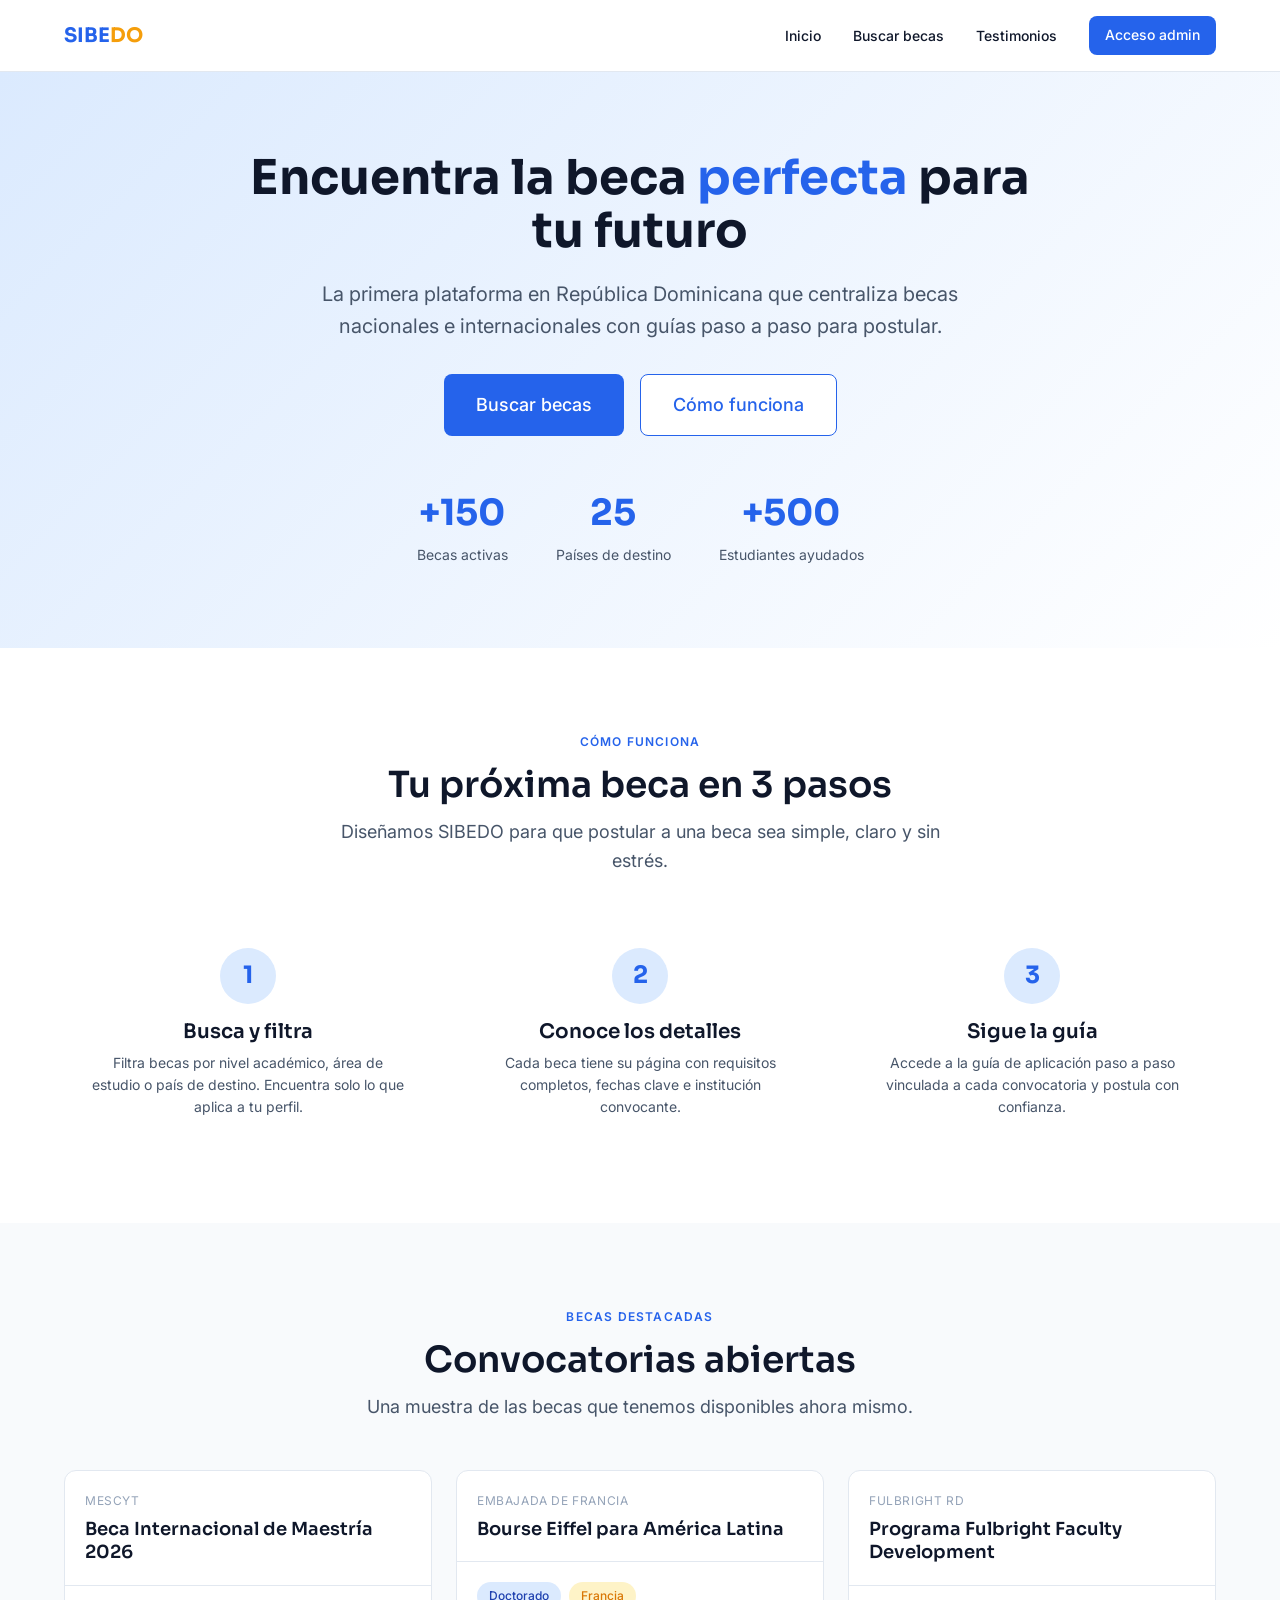
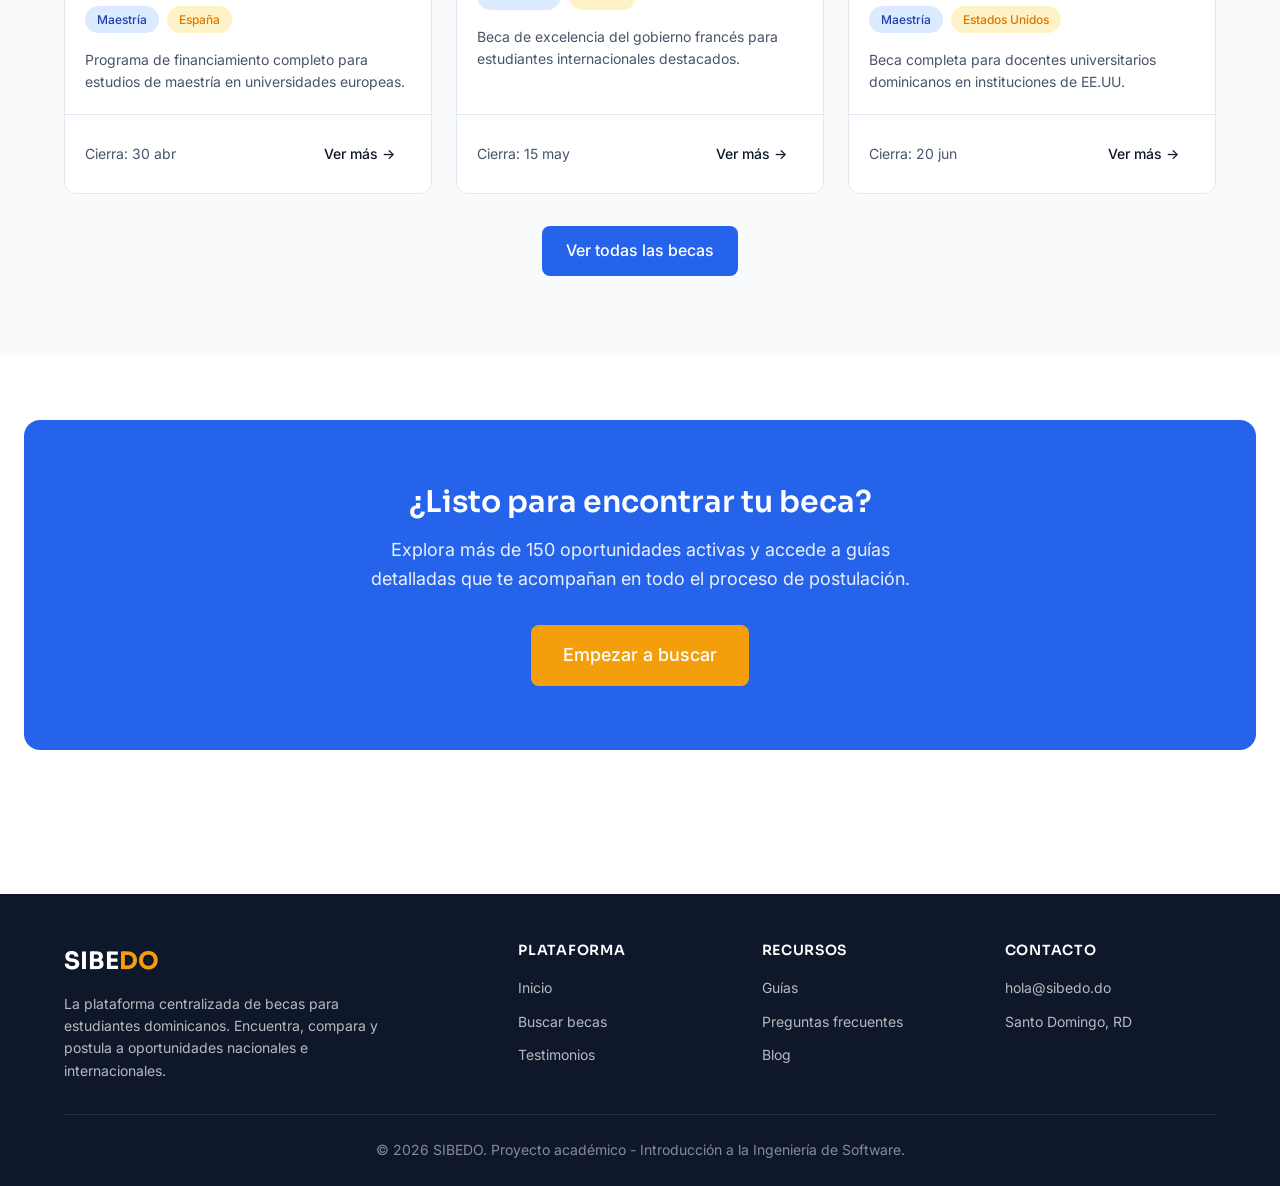
<file: index.html>
<!doctype html>
<html lang="es">
  <head>
    <meta charset="UTF-8" />
    <meta name="viewport" content="width=device-width, initial-scale=1.0" />
    <title>SIBEDO - Becas para estudiantes dominicanos</title>

    <link rel="preconnect" href="https://fonts.googleapis.com" />
    <link rel="preconnect" href="https://fonts.gstatic.com" crossorigin />
    <link
      href="https://fonts.googleapis.com/css2?family=Inter:wght@400;500;600;700&family=Sora:wght@500;600;700&display=swap"
      rel="stylesheet"
    />

    <link rel="stylesheet" href="css/variables.css" />
    <link rel="stylesheet" href="css/components.css" />
    <link rel="stylesheet" href="css/styles.css" />

    <style>
      /* Estilos específicos del home */
      .hero {
        background: linear-gradient(
          135deg,
          var(--color-primary-light) 0%,
          white 100%
        );
        padding: var(--space-20) 0;
        text-align: center;
      }
      .hero-title {
        font-size: var(--fs-5xl);
        font-weight: var(--fw-bold);
        color: var(--color-text);
        max-width: 800px;
        margin: 0 auto var(--space-5);
        line-height: 1.1;
      }
      .hero-title span {
        color: var(--color-primary);
      }
      .hero-subtitle {
        font-size: var(--fs-xl);
        color: var(--color-text-soft);
        max-width: 640px;
        margin: 0 auto var(--space-8);
      }
      .hero-actions {
        display: flex;
        gap: var(--space-4);
        justify-content: center;
        flex-wrap: wrap;
      }
      .hero-stats {
        display: flex;
        justify-content: center;
        gap: var(--space-12);
        margin-top: var(--space-12);
        flex-wrap: wrap;
      }
      .hero-stat-number {
        font-family: var(--font-heading);
        font-size: var(--fs-4xl);
        font-weight: var(--fw-bold);
        color: var(--color-primary);
        display: block;
      }
      .hero-stat-label {
        font-size: var(--fs-sm);
        color: var(--color-text-soft);
      }

      /* Cómo funciona */
      .step-card {
        text-align: center;
        padding: var(--space-6);
      }
      .step-number {
        width: 56px;
        height: 56px;
        background-color: var(--color-primary-light);
        color: var(--color-primary);
        border-radius: var(--radius-full);
        display: inline-flex;
        align-items: center;
        justify-content: center;
        font-family: var(--font-heading);
        font-size: var(--fs-2xl);
        font-weight: var(--fw-bold);
        margin-bottom: var(--space-4);
      }
      .step-title {
        font-family: var(--font-heading);
        font-size: var(--fs-xl);
        font-weight: var(--fw-semibold);
        margin-bottom: var(--space-2);
      }
      .step-text {
        color: var(--color-text-soft);
        font-size: var(--fs-sm);
      }

      /* CTA final */
      .cta-section {
        background-color: var(--color-primary);
        color: white;
        padding: var(--space-16) 0;
        text-align: center;
        border-radius: var(--radius-xl);
        margin: 0 var(--space-6);
      }
      .cta-title {
        color: white;
        font-size: var(--fs-3xl);
        margin-bottom: var(--space-4);
      }
      .cta-text {
        color: rgba(255, 255, 255, 0.9);
        font-size: var(--fs-lg);
        max-width: 560px;
        margin: 0 auto var(--space-8);
      }
    </style>
  </head>
  <body>
    <div data-include="partials/nav.html"></div>

    <main>
      <!-- HERO -->
      <section class="hero">
        <div class="container">
          <h1 class="hero-title">
            Encuentra la beca <span>perfecta</span> para tu futuro
          </h1>
          <p class="hero-subtitle">
            La primera plataforma en República Dominicana que centraliza becas
            nacionales e internacionales con guías paso a paso para postular.
          </p>
          <div class="hero-actions">
            <a href="buscar.html" class="btn btn-primary btn-lg"
              >Buscar becas</a
            >
            <a href="#como-funciona" class="btn btn-secondary btn-lg"
              >Cómo funciona</a
            >
          </div>

          <div class="hero-stats">
            <div>
              <span class="hero-stat-number">+150</span>
              <span class="hero-stat-label">Becas activas</span>
            </div>
            <div>
              <span class="hero-stat-number">25</span>
              <span class="hero-stat-label">Países de destino</span>
            </div>
            <div>
              <span class="hero-stat-number">+500</span>
              <span class="hero-stat-label">Estudiantes ayudados</span>
            </div>
          </div>
        </div>
      </section>

      <!-- CÓMO FUNCIONA -->
      <section class="section" id="como-funciona">
        <div class="container">
          <div class="section-header">
            <span class="section-eyebrow">Cómo funciona</span>
            <h2 class="section-title">Tu próxima beca en 3 pasos</h2>
            <p class="section-subtitle">
              Diseñamos SIBEDO para que postular a una beca sea simple, claro y
              sin estrés.
            </p>
          </div>

          <div class="grid grid-3">
            <div class="step-card">
              <div class="step-number">1</div>
              <h3 class="step-title">Busca y filtra</h3>
              <p class="step-text">
                Filtra becas por nivel académico, área de estudio o país de
                destino. Encuentra solo lo que aplica a tu perfil.
              </p>
            </div>
            <div class="step-card">
              <div class="step-number">2</div>
              <h3 class="step-title">Conoce los detalles</h3>
              <p class="step-text">
                Cada beca tiene su página con requisitos completos, fechas clave
                e institución convocante.
              </p>
            </div>
            <div class="step-card">
              <div class="step-number">3</div>
              <h3 class="step-title">Sigue la guía</h3>
              <p class="step-text">
                Accede a la guía de aplicación paso a paso vinculada a cada
                convocatoria y postula con confianza.
              </p>
            </div>
          </div>
        </div>
      </section>

      <!-- BECAS DESTACADAS -->
      <section class="section section-soft">
        <div class="container">
          <div class="section-header">
            <span class="section-eyebrow">Becas destacadas</span>
            <h2 class="section-title">Convocatorias abiertas</h2>
            <p class="section-subtitle">
              Una muestra de las becas que tenemos disponibles ahora mismo.
            </p>
          </div>

          <div class="grid grid-3">
            <!-- Beca 1 -->
            <article class="beca-card">
              <div class="beca-card-header">
                <div class="beca-card-institution">MESCyT</div>
                <h3 class="beca-card-title">
                  Beca Internacional de Maestría 2026
                </h3>
              </div>
              <div class="beca-card-body">
                <div class="beca-card-meta">
                  <span class="badge badge-primary">Maestría</span>
                  <span class="badge badge-accent">España</span>
                </div>
                <p class="text-soft" style="font-size: var(--fs-sm)">
                  Programa de financiamiento completo para estudios de maestría
                  en universidades europeas.
                </p>
              </div>
              <div class="beca-card-footer">
                <span class="beca-card-deadline">Cierra: 30 abr</span>
                <a href="beca-detalle.html" class="btn btn-ghost btn-sm"
                  >Ver más →</a
                >
              </div>
            </article>

            <!-- Beca 2 -->
            <article class="beca-card">
              <div class="beca-card-header">
                <div class="beca-card-institution">Embajada de Francia</div>
                <h3 class="beca-card-title">
                  Bourse Eiffel para América Latina
                </h3>
              </div>
              <div class="beca-card-body">
                <div class="beca-card-meta">
                  <span class="badge badge-primary">Doctorado</span>
                  <span class="badge badge-accent">Francia</span>
                </div>
                <p class="text-soft" style="font-size: var(--fs-sm)">
                  Beca de excelencia del gobierno francés para estudiantes
                  internacionales destacados.
                </p>
              </div>
              <div class="beca-card-footer">
                <span class="beca-card-deadline">Cierra: 15 may</span>
                <a href="beca-detalle.html" class="btn btn-ghost btn-sm"
                  >Ver más →</a
                >
              </div>
            </article>

            <!-- Beca 3 -->
            <article class="beca-card">
              <div class="beca-card-header">
                <div class="beca-card-institution">Fulbright RD</div>
                <h3 class="beca-card-title">
                  Programa Fulbright Faculty Development
                </h3>
              </div>
              <div class="beca-card-body">
                <div class="beca-card-meta">
                  <span class="badge badge-primary">Maestría</span>
                  <span class="badge badge-accent">Estados Unidos</span>
                </div>
                <p class="text-soft" style="font-size: var(--fs-sm)">
                  Beca completa para docentes universitarios dominicanos en
                  instituciones de EE.UU.
                </p>
              </div>
              <div class="beca-card-footer">
                <span class="beca-card-deadline">Cierra: 20 jun</span>
                <a href="beca-detalle.html" class="btn btn-ghost btn-sm"
                  >Ver más →</a
                >
              </div>
            </article>
          </div>

          <div class="text-center mt-8">
            <a href="buscar.html" class="btn btn-primary"
              >Ver todas las becas</a
            >
          </div>
        </div>
      </section>

      <!-- CTA FINAL -->
      <section style="padding: var(--space-16) 0">
        <div class="cta-section">
          <h2 class="cta-title">¿Listo para encontrar tu beca?</h2>
          <p class="cta-text">
            Explora más de 150 oportunidades activas y accede a guías detalladas
            que te acompañan en todo el proceso de postulación.
          </p>
          <a href="buscar.html" class="btn btn-accent btn-lg"
            >Empezar a buscar</a
          >
        </div>
      </section>
    </main>

    <div data-include="partials/footer.html"></div>

    <script src="js/includes.js"></script>
  </body>
</html>
</file>
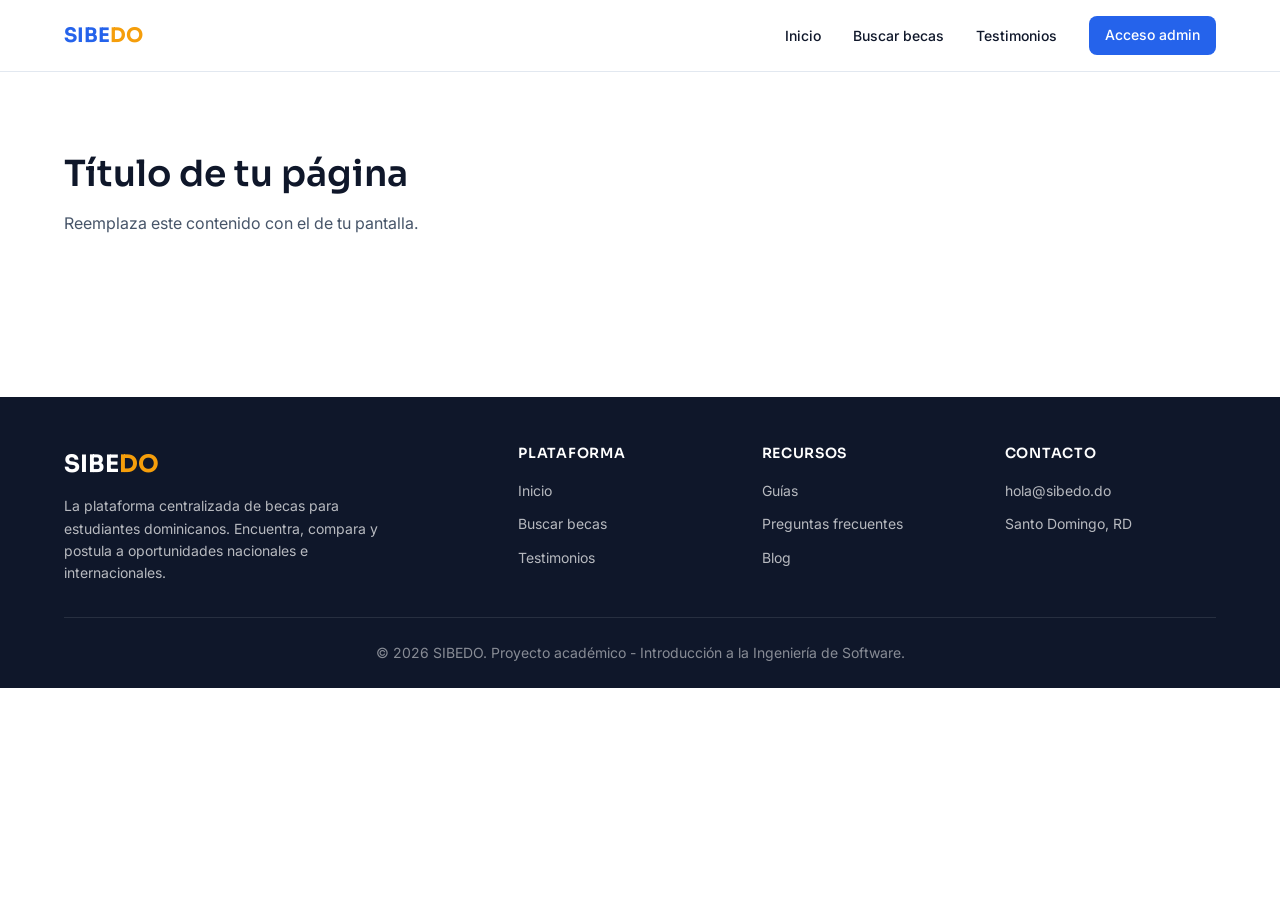
<file: _template.html>
<!--
  ==========================================================
  SIBEDO - PLANTILLA BASE
  ==========================================================
  Copia este archivo como punto de partida para crear una
  nueva pantalla. Solo modifica:
    1. El <title>
    2. El contenido dentro de <main>

  NO modifiques los links de CSS, el data-include del nav/footer
  ni el script de includes - todo eso es automático.
  ==========================================================
-->
<!doctype html>
<html lang="es">
  <head>
    <meta charset="UTF-8" />
    <meta name="viewport" content="width=device-width, initial-scale=1.0" />
    <title>SIBEDO - [Cambia este título]</title>

    <!-- Fuentes -->
    <link rel="preconnect" href="https://fonts.googleapis.com" />
    <link rel="preconnect" href="https://fonts.gstatic.com" crossorigin />
    <link
      href="https://fonts.googleapis.com/css2?family=Inter:wght@400;500;600;700&family=Sora:wght@500;600;700&display=swap"
      rel="stylesheet"
    />

    <!-- CSS del design system -->
    <link rel="stylesheet" href="css/variables.css" />
    <link rel="stylesheet" href="css/components.css" />
    <link rel="stylesheet" href="css/styles.css" />
  </head>
  <body>
    <!-- Navbar (cargado dinámicamente desde partials/nav.html) -->
    <div data-include="partials/nav.html"></div>

    <!-- ====================================================
       AQUÍ VA EL CONTENIDO ÚNICO DE TU PÁGINA
       ==================================================== -->
    <main>
      <section class="section">
        <div class="container">
          <h1>Título de tu página</h1>
          <p class="text-soft mt-4">
            Reemplaza este contenido con el de tu pantalla.
          </p>
        </div>
      </section>
    </main>
    <!-- ==================================================== -->

    <!-- Footer (cargado dinámicamente desde partials/footer.html) -->
    <div data-include="partials/footer.html"></div>

    <!-- Script de includes (siempre al final del body) -->
    <script src="js/includes.js"></script>
  </body>
</html>
</file>
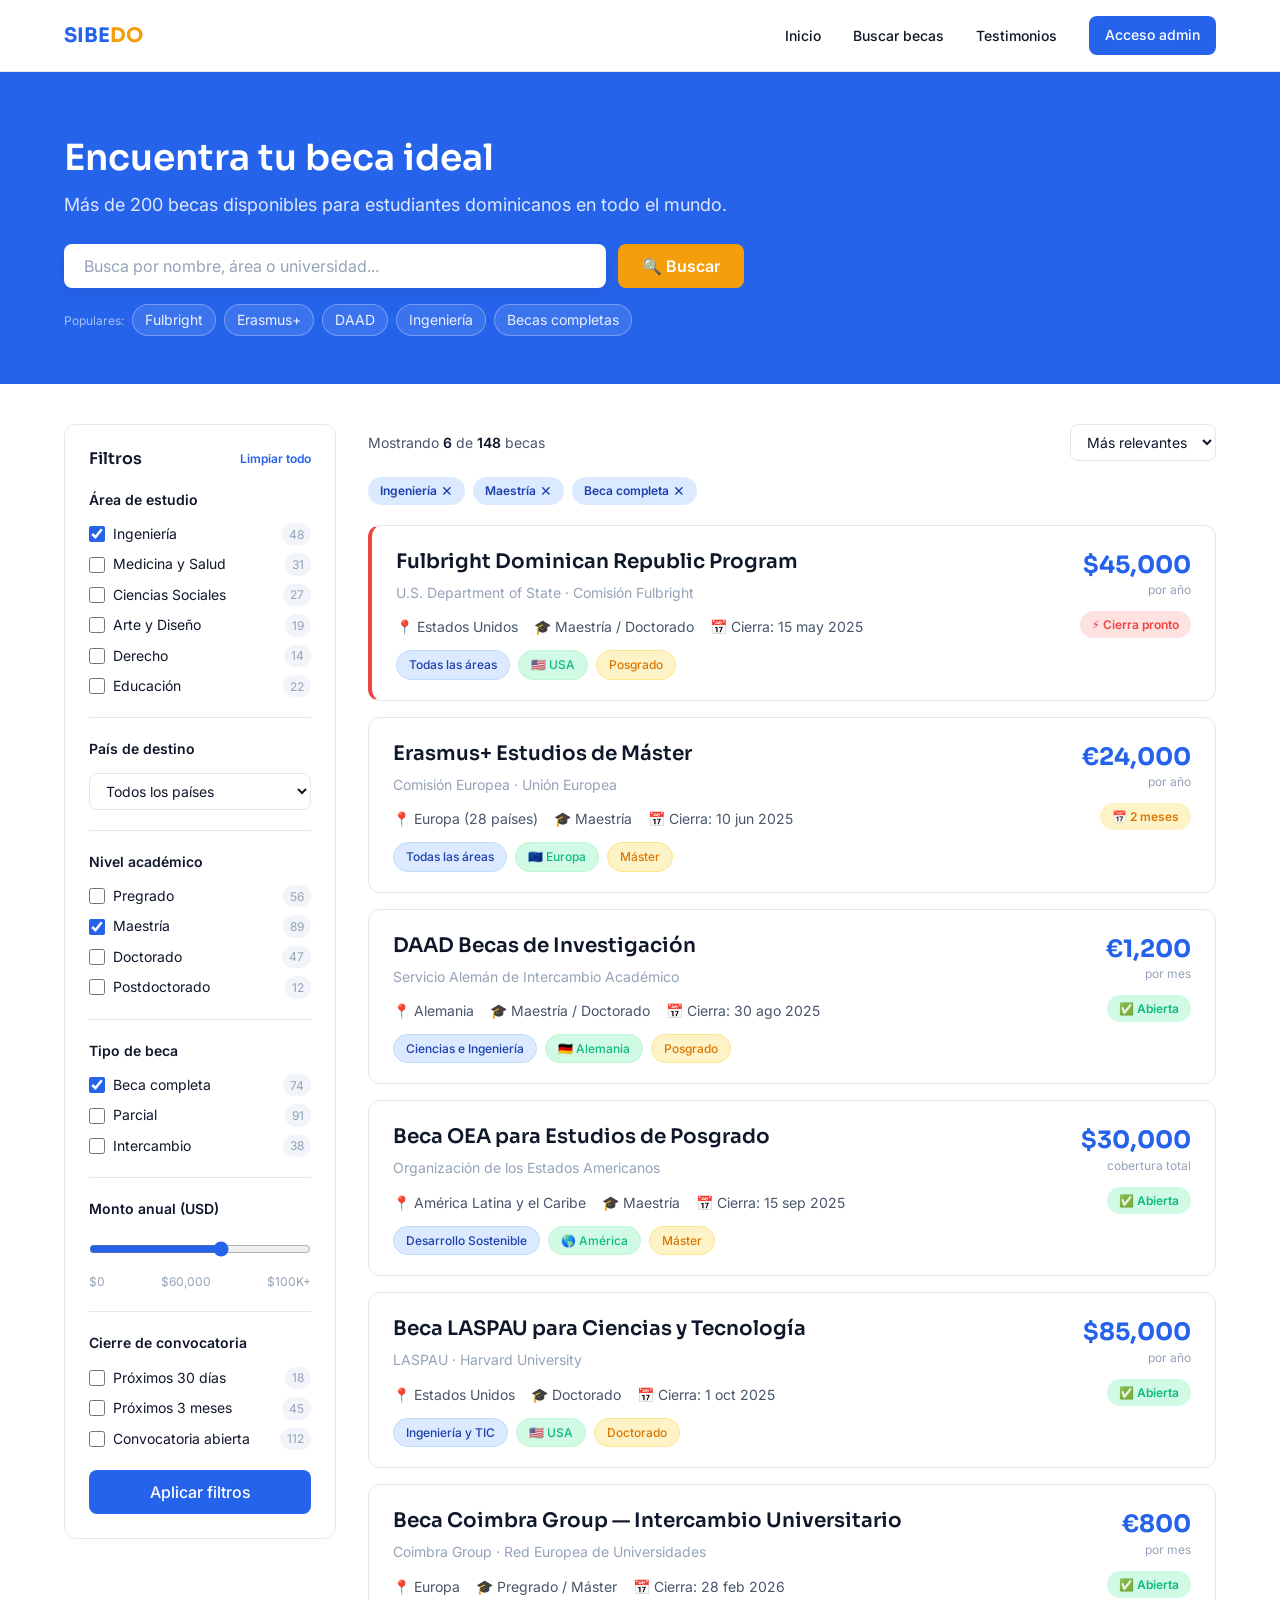
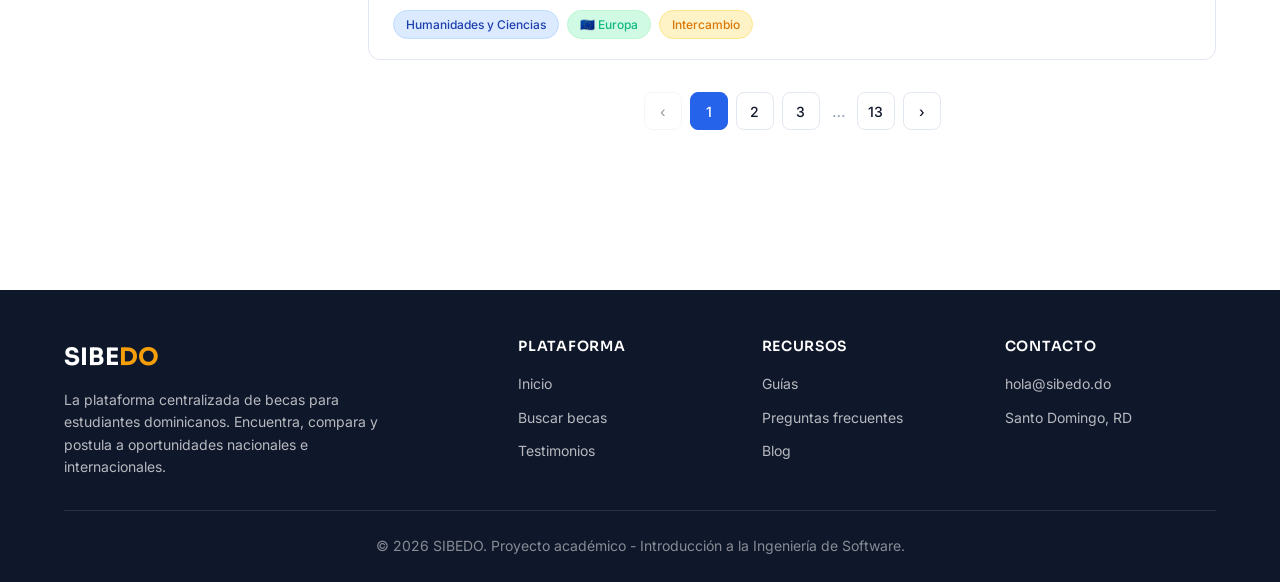
<file: buscar.html>
<!doctype html>
<html lang="es">
  <head>
    <meta charset="UTF-8" />
    <meta name="viewport" content="width=device-width, initial-scale=1.0" />
    <title>SIBEDO - Buscar Becas</title>

    <link rel="preconnect" href="https://fonts.googleapis.com" />
    <link rel="preconnect" href="https://fonts.gstatic.com" crossorigin />
    <link
      href="https://fonts.googleapis.com/css2?family=Inter:wght@400;500;600;700&family=Sora:wght@500;600;700&display=swap"
      rel="stylesheet"
    />

    <link rel="stylesheet" href="css/variables.css" />
    <link rel="stylesheet" href="css/components.css" />
    <link rel="stylesheet" href="css/styles.css" />

    <style>
      /* ── HERO ── */
      .buscar-hero {
        background-color: var(--color-primary);
        padding: var(--space-16) 0 var(--space-12);
      }
      .buscar-hero h1 {
        color: white;
        margin-bottom: var(--space-3);
      }
      .buscar-hero p {
        color: rgba(255,255,255,0.85);
        font-size: var(--fs-lg);
        margin-bottom: var(--space-6);
      }

      /* Barra búsqueda */
      .search-bar-wrap {
        display: flex;
        gap: var(--space-3);
        max-width: 680px;
      }
      .search-input-main {
        flex: 1;
        padding: var(--space-3) var(--space-5);
        border-radius: var(--radius-md);
        border: none;
        font-family: var(--font-body);
        font-size: var(--fs-base);
        color: var(--color-text);
        outline: none;
        box-shadow: var(--shadow-md);
      }
      .search-input-main::placeholder { color: var(--color-text-muted); }
      .btn-buscar {
        padding: var(--space-3) var(--space-6);
        background-color: var(--color-accent);
        color: white;
        border: none;
        border-radius: var(--radius-md);
        font-family: var(--font-body);
        font-weight: var(--fw-semibold);
        font-size: var(--fs-base);
        cursor: pointer;
        white-space: nowrap;
        transition: background-color var(--transition-fast);
      }
      .btn-buscar:hover { background-color: var(--color-accent-dark); }

      /* Quick tags */
      .quick-tags {
        display: flex;
        gap: var(--space-2);
        flex-wrap: wrap;
        margin-top: var(--space-4);
        align-items: center;
      }
      .quick-tags-label {
        font-size: var(--fs-xs);
        color: rgba(255,255,255,0.6);
      }
      .quick-tag {
        display: inline-block;
        padding: var(--space-1) var(--space-3);
        border-radius: var(--radius-full);
        border: 1px solid rgba(255,255,255,0.3);
        background-color: rgba(255,255,255,0.1);
        color: rgba(255,255,255,0.9);
        font-size: var(--fs-sm);
        cursor: pointer;
        transition: background-color var(--transition-fast);
      }
      .quick-tag:hover { background-color: rgba(255,255,255,0.2); }

      /* ── LAYOUT ── */
      .buscar-layout {
        display: grid;
        grid-template-columns: 272px 1fr;
        gap: var(--space-8);
        padding: var(--space-10) 0 var(--space-20);
        align-items: start;
      }

      /* ── SIDEBAR ── */
      .sidebar-filtros {
        background-color: white;
        border: 1px solid var(--color-border);
        border-radius: var(--radius-lg);
        padding: var(--space-6);
        position: sticky;
        top: 88px;
      }
      .sidebar-header {
        display: flex;
        align-items: center;
        justify-content: space-between;
        margin-bottom: var(--space-5);
      }
      .sidebar-header h3 {
        font-family: var(--font-heading);
        font-size: var(--fs-base);
        font-weight: var(--fw-semibold);
        color: var(--color-text);
      }
      .btn-limpiar {
        font-size: var(--fs-xs);
        font-weight: var(--fw-semibold);
        color: var(--color-primary);
        background: none;
        border: none;
        cursor: pointer;
        font-family: var(--font-body);
        padding: 0;
      }
      .filtro-grupo {
        margin-bottom: var(--space-5);
      }
      .filtro-grupo + .filtro-grupo {
        border-top: 1px solid var(--color-border);
        padding-top: var(--space-5);
      }
      .filtro-grupo-titulo {
        font-size: var(--fs-sm);
        font-weight: var(--fw-semibold);
        color: var(--color-text);
        margin-bottom: var(--space-3);
      }
      .filtro-check-item {
        display: flex;
        align-items: center;
        gap: var(--space-2);
        margin-bottom: var(--space-2);
        cursor: pointer;
        font-size: var(--fs-sm);
        color: var(--color-text);
      }
      .filtro-check-item input[type="checkbox"] {
        width: 16px;
        height: 16px;
        accent-color: var(--color-primary);
        cursor: pointer;
        flex-shrink: 0;
      }
      .filtro-count {
        margin-left: auto;
        font-size: var(--fs-xs);
        color: var(--color-text-muted);
        background-color: var(--color-bg-muted);
        border-radius: var(--radius-full);
        padding: 0.1rem 0.45rem;
      }
      .filtro-select {
        width: 100%;
        padding: var(--space-2) var(--space-3);
        border: 1.5px solid var(--color-border);
        border-radius: var(--radius-md);
        font-family: var(--font-body);
        font-size: var(--fs-sm);
        color: var(--color-text);
        background-color: white;
        cursor: pointer;
        outline: none;
        transition: border-color var(--transition-fast);
      }
      .filtro-select:focus { border-color: var(--color-primary); }

      /* Range */
      .range-labels {
        display: flex;
        justify-content: space-between;
        font-size: var(--fs-xs);
        color: var(--color-text-muted);
        margin-top: var(--space-2);
      }
      input[type="range"] {
        width: 100%;
        accent-color: var(--color-primary);
        margin-top: var(--space-2);
      }

      /* ── RESULTADOS ── */
      .resultados-header {
        display: flex;
        align-items: center;
        justify-content: space-between;
        margin-bottom: var(--space-4);
        flex-wrap: wrap;
        gap: var(--space-3);
      }
      .resultados-count {
        font-size: var(--fs-sm);
        color: var(--color-text-soft);
      }
      .resultados-count strong { color: var(--color-text); font-weight: var(--fw-semibold); }
      .orden-select {
        padding: var(--space-2) var(--space-3);
        border: 1.5px solid var(--color-border);
        border-radius: var(--radius-md);
        font-family: var(--font-body);
        font-size: var(--fs-sm);
        color: var(--color-text);
        background-color: white;
        outline: none;
        cursor: pointer;
      }

      /* Tags activos */
      .filtros-activos {
        display: flex;
        gap: var(--space-2);
        flex-wrap: wrap;
        margin-bottom: var(--space-5);
      }
      .tag-activo {
        display: inline-flex;
        align-items: center;
        gap: var(--space-1);
        padding: var(--space-1) var(--space-3);
        border-radius: var(--radius-full);
        background-color: var(--color-primary-light);
        font-size: var(--fs-xs);
        font-weight: var(--fw-semibold);
        color: var(--color-primary-dark);
      }
      .tag-activo button {
        background: none;
        border: none;
        cursor: pointer;
        color: var(--color-primary-dark);
        font-size: var(--fs-sm);
        padding: 0;
        line-height: 1;
        display: flex;
        align-items: center;
      }

      /* ── CARD RESULTADO ── */
      .lista-becas {
        display: flex;
        flex-direction: column;
        gap: var(--space-4);
      }
      .card-beca-resultado {
        background-color: white;
        border: 1px solid var(--color-border);
        border-radius: var(--radius-lg);
        padding: var(--space-5) var(--space-6);
        display: grid;
        grid-template-columns: 1fr auto;
        gap: var(--space-6);
        align-items: start;
        transition: all var(--transition-base);
        text-decoration: none;
        color: inherit;
      }
      .card-beca-resultado:hover {
        border-color: var(--color-primary);
        box-shadow: var(--shadow-md);
        transform: translateY(-2px);
        color: inherit;
      }
      .card-beca-resultado.urgente {
        border-left: 4px solid var(--color-error);
      }
      .beca-nombre {
        font-family: var(--font-heading);
        font-size: var(--fs-xl);
        font-weight: var(--fw-semibold);
        color: var(--color-text);
        margin-bottom: var(--space-1);
      }
      .beca-organismo {
        font-size: var(--fs-sm);
        color: var(--color-text-muted);
        margin-bottom: var(--space-3);
      }
      .beca-meta-row {
        display: flex;
        gap: var(--space-4);
        flex-wrap: wrap;
        margin-bottom: var(--space-3);
      }
      .beca-meta-item {
        display: flex;
        align-items: center;
        gap: var(--space-1);
        font-size: var(--fs-sm);
        color: var(--color-text-soft);
      }
      .beca-chips {
        display: flex;
        gap: var(--space-2);
        flex-wrap: wrap;
      }
      .beca-chip {
        font-size: var(--fs-xs);
        font-weight: var(--fw-medium);
        padding: var(--space-1) var(--space-3);
        border-radius: var(--radius-full);
        border: 1px solid var(--color-border);
        color: var(--color-text-soft);
        background-color: var(--color-bg-muted);
      }
      .beca-chip.area {
        background-color: var(--color-primary-light);
        border-color: #bfdbfe;
        color: var(--color-primary-dark);
      }
      .beca-chip.pais {
        background-color: var(--color-success-light);
        border-color: #bbf7d0;
        color: var(--color-success);
      }
      .beca-chip.nivel {
        background-color: var(--color-accent-light);
        border-color: #fde68a;
        color: var(--color-accent-dark);
      }

      /* Panel derecho */
      .card-beca-aside {
        display: flex;
        flex-direction: column;
        align-items: flex-end;
        gap: var(--space-3);
        min-width: 120px;
      }
      .beca-monto {
        font-family: var(--font-heading);
        font-size: var(--fs-2xl);
        font-weight: var(--fw-bold);
        color: var(--color-primary);
        white-space: nowrap;
      }
      .beca-monto-label {
        font-size: var(--fs-xs);
        color: var(--color-text-muted);
        margin-top: calc(var(--space-1) * -1);
        text-align: right;
      }
      .deadline-badge {
        font-size: var(--fs-xs);
        font-weight: var(--fw-semibold);
        padding: var(--space-1) var(--space-3);
        border-radius: var(--radius-full);
        white-space: nowrap;
      }
      .deadline-badge.urgente {
        background-color: var(--color-error-light);
        color: var(--color-error);
      }
      .deadline-badge.normal {
        background-color: var(--color-success-light);
        color: var(--color-success);
      }
      .deadline-badge.proximo {
        background-color: var(--color-warning-light);
        color: var(--color-accent-dark);
      }

      /* ── PAGINACIÓN ── */
      .paginacion {
        display: flex;
        justify-content: center;
        align-items: center;
        gap: var(--space-2);
        margin-top: var(--space-8);
      }
      .pag-btn {
        width: 38px;
        height: 38px;
        border-radius: var(--radius-md);
        border: 1.5px solid var(--color-border);
        background-color: white;
        font-family: var(--font-body);
        font-size: var(--fs-sm);
        font-weight: var(--fw-medium);
        color: var(--color-text);
        cursor: pointer;
        display: flex;
        align-items: center;
        justify-content: center;
        transition: all var(--transition-fast);
      }
      .pag-btn:hover { border-color: var(--color-primary); color: var(--color-primary); }
      .pag-btn.active {
        background-color: var(--color-primary);
        border-color: var(--color-primary);
        color: white;
      }
      .pag-btn:disabled { opacity: 0.4; cursor: not-allowed; }
      .pag-sep { color: var(--color-text-muted); padding: 0 var(--space-1); }

      /* ── RESPONSIVE ── */
      @media (max-width: 860px) {
        .buscar-layout { grid-template-columns: 1fr; }
      }
      @media (max-width: 600px) {
        .card-beca-resultado { grid-template-columns: 1fr; }
        .card-beca-aside { align-items: flex-start; flex-direction: row; flex-wrap: wrap; }
      }
    </style>
  </head>
  <body>
    <div data-include="partials/nav.html"></div>

    <main>
      <!-- HERO -->
      <section class="buscar-hero">
        <div class="container">
          <h1>Encuentra tu beca ideal</h1>
          <p>Más de 200 becas disponibles para estudiantes dominicanos en todo el mundo.</p>
          <div class="search-bar-wrap">
            <input class="search-input-main" type="search" id="searchInput"
              placeholder="Busca por nombre, área o universidad..." />
            <button class="btn-buscar" onclick="buscar()">🔍 Buscar</button>
          </div>
          <div class="quick-tags">
            <span class="quick-tags-label">Populares:</span>
            <span class="quick-tag">Fulbright</span>
            <span class="quick-tag">Erasmus+</span>
            <span class="quick-tag">DAAD</span>
            <span class="quick-tag">Ingeniería</span>
            <span class="quick-tag">Becas completas</span>
          </div>
        </div>
      </section>

      <!-- LAYOUT PRINCIPAL -->
      <div class="container">
        <div class="buscar-layout">

          <!-- SIDEBAR -->
          <aside class="sidebar-filtros">
            <div class="sidebar-header">
              <h3>Filtros</h3>
              <button class="btn-limpiar" onclick="limpiarFiltros()">Limpiar todo</button>
            </div>

            <div class="filtro-grupo">
              <div class="filtro-grupo-titulo">Área de estudio</div>
              <label class="filtro-check-item"><input type="checkbox" checked /> Ingeniería <span class="filtro-count">48</span></label>
              <label class="filtro-check-item"><input type="checkbox" /> Medicina y Salud <span class="filtro-count">31</span></label>
              <label class="filtro-check-item"><input type="checkbox" /> Ciencias Sociales <span class="filtro-count">27</span></label>
              <label class="filtro-check-item"><input type="checkbox" /> Arte y Diseño <span class="filtro-count">19</span></label>
              <label class="filtro-check-item"><input type="checkbox" /> Derecho <span class="filtro-count">14</span></label>
              <label class="filtro-check-item"><input type="checkbox" /> Educación <span class="filtro-count">22</span></label>
            </div>

            <div class="filtro-grupo">
              <div class="filtro-grupo-titulo">País de destino</div>
              <select class="filtro-select">
                <option value="">Todos los países</option>
                <option>🇺🇸 Estados Unidos</option>
                <option>🇪🇸 España</option>
                <option>🇨🇦 Canadá</option>
                <option>🇲🇽 México</option>
                <option>🇩🇪 Alemania</option>
                <option>🇫🇷 Francia</option>
                <option>🇧🇷 Brasil</option>
                <option>🇦🇷 Argentina</option>
              </select>
            </div>

            <div class="filtro-grupo">
              <div class="filtro-grupo-titulo">Nivel académico</div>
              <label class="filtro-check-item"><input type="checkbox" /> Pregrado <span class="filtro-count">56</span></label>
              <label class="filtro-check-item"><input type="checkbox" checked /> Maestría <span class="filtro-count">89</span></label>
              <label class="filtro-check-item"><input type="checkbox" /> Doctorado <span class="filtro-count">47</span></label>
              <label class="filtro-check-item"><input type="checkbox" /> Postdoctorado <span class="filtro-count">12</span></label>
            </div>

            <div class="filtro-grupo">
              <div class="filtro-grupo-titulo">Tipo de beca</div>
              <label class="filtro-check-item"><input type="checkbox" checked /> Beca completa <span class="filtro-count">74</span></label>
              <label class="filtro-check-item"><input type="checkbox" /> Parcial <span class="filtro-count">91</span></label>
              <label class="filtro-check-item"><input type="checkbox" /> Intercambio <span class="filtro-count">38</span></label>
            </div>

            <div class="filtro-grupo">
              <div class="filtro-grupo-titulo">Monto anual (USD)</div>
              <input type="range" min="0" max="100000" value="60000" id="rangeSlider"
                oninput="document.getElementById('rangeVal').textContent='$'+parseInt(this.value).toLocaleString()" />
              <div class="range-labels">
                <span>$0</span>
                <span id="rangeVal">$60,000</span>
                <span>$100K+</span>
              </div>
            </div>

            <div class="filtro-grupo">
              <div class="filtro-grupo-titulo">Cierre de convocatoria</div>
              <label class="filtro-check-item"><input type="checkbox" /> Próximos 30 días <span class="filtro-count">18</span></label>
              <label class="filtro-check-item"><input type="checkbox" /> Próximos 3 meses <span class="filtro-count">45</span></label>
              <label class="filtro-check-item"><input type="checkbox" /> Convocatoria abierta <span class="filtro-count">112</span></label>
            </div>

            <button class="btn btn-primary" style="width:100%;">Aplicar filtros</button>
          </aside>

          <!-- RESULTADOS -->
          <div>
            <div class="resultados-header">
              <div class="resultados-count">Mostrando <strong>6</strong> de <strong>148</strong> becas</div>
              <select class="orden-select">
                <option>Más relevantes</option>
                <option>Mayor monto</option>
                <option>Próximo cierre</option>
                <option>Más recientes</option>
              </select>
            </div>

            <div class="filtros-activos">
              <span class="tag-activo">Ingeniería <button>✕</button></span>
              <span class="tag-activo">Maestría <button>✕</button></span>
              <span class="tag-activo">Beca completa <button>✕</button></span>
            </div>

            <div class="lista-becas">

              <a href="beca-detalle.html" class="card-beca-resultado urgente">
                <div>
                  <div class="beca-nombre">Fulbright Dominican Republic Program</div>
                  <div class="beca-organismo">U.S. Department of State · Comisión Fulbright</div>
                  <div class="beca-meta-row">
                    <span class="beca-meta-item">📍 Estados Unidos</span>
                    <span class="beca-meta-item">🎓 Maestría / Doctorado</span>
                    <span class="beca-meta-item">📅 Cierra: 15 may 2025</span>
                  </div>
                  <div class="beca-chips">
                    <span class="beca-chip area">Todas las áreas</span>
                    <span class="beca-chip pais">🇺🇸 USA</span>
                    <span class="beca-chip nivel">Posgrado</span>
                  </div>
                </div>
                <div class="card-beca-aside">
                  <div>
                    <div class="beca-monto">$45,000</div>
                    <div class="beca-monto-label">por año</div>
                  </div>
                  <span class="deadline-badge urgente">⚡ Cierra pronto</span>
                </div>
              </a>

              <a href="beca-detalle.html" class="card-beca-resultado">
                <div>
                  <div class="beca-nombre">Erasmus+ Estudios de Máster</div>
                  <div class="beca-organismo">Comisión Europea · Unión Europea</div>
                  <div class="beca-meta-row">
                    <span class="beca-meta-item">📍 Europa (28 países)</span>
                    <span class="beca-meta-item">🎓 Maestría</span>
                    <span class="beca-meta-item">📅 Cierra: 10 jun 2025</span>
                  </div>
                  <div class="beca-chips">
                    <span class="beca-chip area">Todas las áreas</span>
                    <span class="beca-chip pais">🇪🇺 Europa</span>
                    <span class="beca-chip nivel">Máster</span>
                  </div>
                </div>
                <div class="card-beca-aside">
                  <div>
                    <div class="beca-monto">€24,000</div>
                    <div class="beca-monto-label">por año</div>
                  </div>
                  <span class="deadline-badge proximo">📅 2 meses</span>
                </div>
              </a>

              <a href="beca-detalle.html" class="card-beca-resultado">
                <div>
                  <div class="beca-nombre">DAAD Becas de Investigación</div>
                  <div class="beca-organismo">Servicio Alemán de Intercambio Académico</div>
                  <div class="beca-meta-row">
                    <span class="beca-meta-item">📍 Alemania</span>
                    <span class="beca-meta-item">🎓 Maestría / Doctorado</span>
                    <span class="beca-meta-item">📅 Cierra: 30 ago 2025</span>
                  </div>
                  <div class="beca-chips">
                    <span class="beca-chip area">Ciencias e Ingeniería</span>
                    <span class="beca-chip pais">🇩🇪 Alemania</span>
                    <span class="beca-chip nivel">Posgrado</span>
                  </div>
                </div>
                <div class="card-beca-aside">
                  <div>
                    <div class="beca-monto">€1,200</div>
                    <div class="beca-monto-label">por mes</div>
                  </div>
                  <span class="deadline-badge normal">✅ Abierta</span>
                </div>
              </a>

              <a href="beca-detalle.html" class="card-beca-resultado">
                <div>
                  <div class="beca-nombre">Beca OEA para Estudios de Posgrado</div>
                  <div class="beca-organismo">Organización de los Estados Americanos</div>
                  <div class="beca-meta-row">
                    <span class="beca-meta-item">📍 América Latina y el Caribe</span>
                    <span class="beca-meta-item">🎓 Maestría</span>
                    <span class="beca-meta-item">📅 Cierra: 15 sep 2025</span>
                  </div>
                  <div class="beca-chips">
                    <span class="beca-chip area">Desarrollo Sostenible</span>
                    <span class="beca-chip pais">🌎 América</span>
                    <span class="beca-chip nivel">Máster</span>
                  </div>
                </div>
                <div class="card-beca-aside">
                  <div>
                    <div class="beca-monto">$30,000</div>
                    <div class="beca-monto-label">cobertura total</div>
                  </div>
                  <span class="deadline-badge normal">✅ Abierta</span>
                </div>
              </a>

              <a href="beca-detalle.html" class="card-beca-resultado">
                <div>
                  <div class="beca-nombre">Beca LASPAU para Ciencias y Tecnología</div>
                  <div class="beca-organismo">LASPAU · Harvard University</div>
                  <div class="beca-meta-row">
                    <span class="beca-meta-item">📍 Estados Unidos</span>
                    <span class="beca-meta-item">🎓 Doctorado</span>
                    <span class="beca-meta-item">📅 Cierra: 1 oct 2025</span>
                  </div>
                  <div class="beca-chips">
                    <span class="beca-chip area">Ingeniería y TIC</span>
                    <span class="beca-chip pais">🇺🇸 USA</span>
                    <span class="beca-chip nivel">Doctorado</span>
                  </div>
                </div>
                <div class="card-beca-aside">
                  <div>
                    <div class="beca-monto">$85,000</div>
                    <div class="beca-monto-label">por año</div>
                  </div>
                  <span class="deadline-badge normal">✅ Abierta</span>
                </div>
              </a>

              <a href="beca-detalle.html" class="card-beca-resultado">
                <div>
                  <div class="beca-nombre">Beca Coimbra Group — Intercambio Universitario</div>
                  <div class="beca-organismo">Coimbra Group · Red Europea de Universidades</div>
                  <div class="beca-meta-row">
                    <span class="beca-meta-item">📍 Europa</span>
                    <span class="beca-meta-item">🎓 Pregrado / Máster</span>
                    <span class="beca-meta-item">📅 Cierra: 28 feb 2026</span>
                  </div>
                  <div class="beca-chips">
                    <span class="beca-chip area">Humanidades y Ciencias</span>
                    <span class="beca-chip pais">🇪🇺 Europa</span>
                    <span class="beca-chip nivel">Intercambio</span>
                  </div>
                </div>
                <div class="card-beca-aside">
                  <div>
                    <div class="beca-monto">€800</div>
                    <div class="beca-monto-label">por mes</div>
                  </div>
                  <span class="deadline-badge normal">✅ Abierta</span>
                </div>
              </a>

            </div>

            <!-- Paginación -->
            <div class="paginacion">
              <button class="pag-btn" disabled>‹</button>
              <button class="pag-btn active">1</button>
              <button class="pag-btn">2</button>
              <button class="pag-btn">3</button>
              <span class="pag-sep">…</span>
              <button class="pag-btn">13</button>
              <button class="pag-btn">›</button>
            </div>
          </div>

        </div>
      </div>
    </main>

    <div data-include="partials/footer.html"></div>
    <script src="js/includes.js"></script>
    <script>
      function buscar() {
        const q = document.getElementById('searchInput').value.trim();
        if (q) console.log('Buscando:', q);
      }
      document.getElementById('searchInput').addEventListener('keydown', e => {
        if (e.key === 'Enter') buscar();
      });
      document.querySelectorAll('.quick-tag').forEach(t => {
        t.addEventListener('click', () => {
          document.getElementById('searchInput').value = t.textContent;
          buscar();
        });
      });
      function limpiarFiltros() {
        document.querySelectorAll('.sidebar-filtros input[type=checkbox]').forEach(c => c.checked = false);
      }
    </script>
  </body>
</html>
</file>
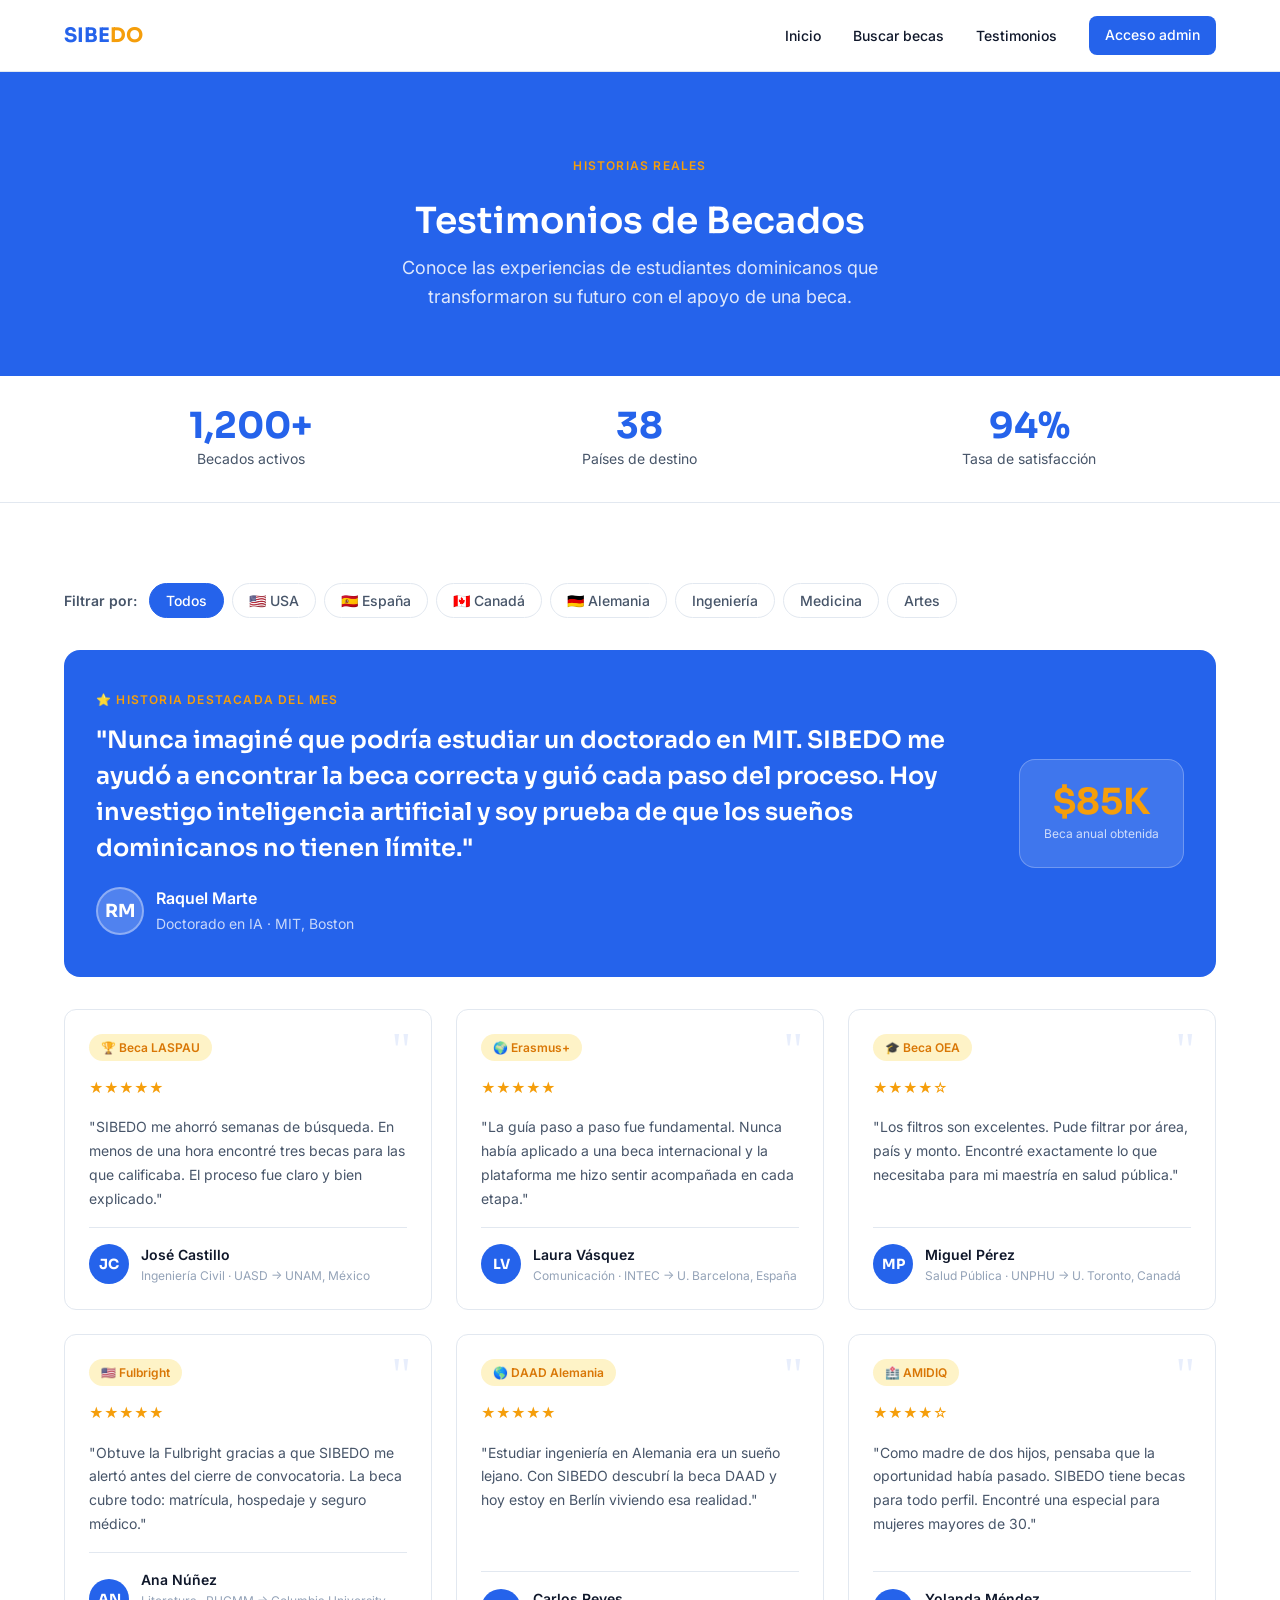
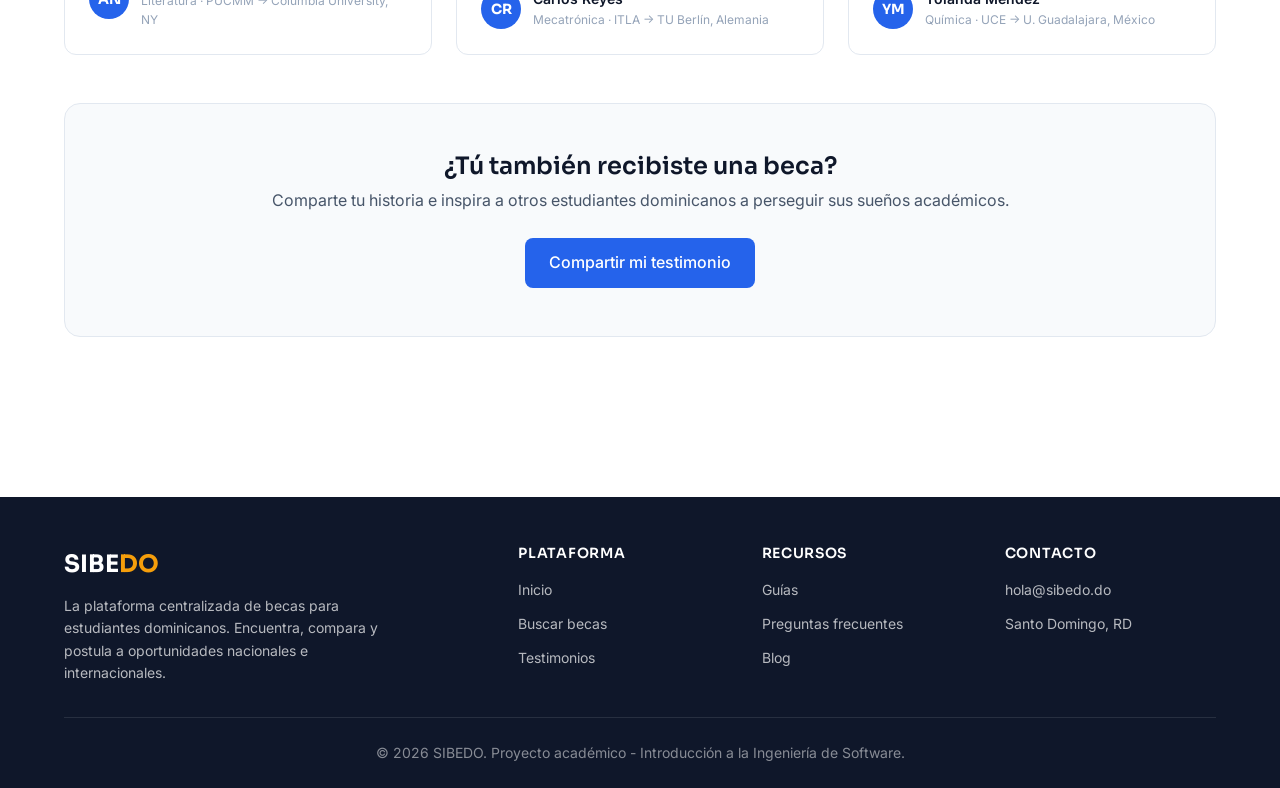
<file: testimonios.html>
<!doctype html>
<html lang="es">
  <head>
    <meta charset="UTF-8" />
    <meta name="viewport" content="width=device-width, initial-scale=1.0" />
    <title>SIBEDO - Testimonios de Becados</title>

    <link rel="preconnect" href="https://fonts.googleapis.com" />
    <link rel="preconnect" href="https://fonts.gstatic.com" crossorigin />
    <link
      href="https://fonts.googleapis.com/css2?family=Inter:wght@400;500;600;700&family=Sora:wght@500;600;700&display=swap"
      rel="stylesheet"
    />

    <link rel="stylesheet" href="css/variables.css" />
    <link rel="stylesheet" href="css/components.css" />
    <link rel="stylesheet" href="css/styles.css" />

    <style>
      /* ── HERO ── */
      .testimonios-hero {
        background-color: var(--color-primary);
        padding: var(--space-20) 0 var(--space-16);
        text-align: center;
      }
      .testimonios-hero .section-eyebrow {
        color: var(--color-accent);
      }
      .testimonios-hero h1 {
        color: white;
        margin-top: var(--space-3);
      }
      .testimonios-hero .hero-sub {
        font-size: var(--fs-lg);
        color: rgba(255,255,255,0.85);
        max-width: 560px;
        margin: var(--space-3) auto 0;
      }

      /* ── STATS ── */
      .stats-strip {
        border-bottom: 1px solid var(--color-border);
        padding: var(--space-8) 0;
      }
      .stats-grid {
        display: grid;
        grid-template-columns: repeat(3, 1fr);
        gap: var(--space-4);
        text-align: center;
      }
      .stat-number {
        font-family: var(--font-heading);
        font-size: var(--fs-4xl);
        font-weight: var(--fw-bold);
        color: var(--color-primary);
        line-height: 1;
      }
      .stat-label {
        font-size: var(--fs-sm);
        color: var(--color-text-soft);
        margin-top: var(--space-1);
      }

      /* ── FILTROS ── */
      .filtros-row {
        display: flex;
        gap: var(--space-2);
        flex-wrap: wrap;
        align-items: center;
        margin-bottom: var(--space-8);
      }
      .filtros-label {
        font-size: var(--fs-sm);
        font-weight: var(--fw-semibold);
        color: var(--color-text-soft);
        margin-right: var(--space-1);
      }
      .filtro-chip {
        display: inline-flex;
        align-items: center;
        padding: var(--space-2) var(--space-4);
        border-radius: var(--radius-full);
        border: 1.5px solid var(--color-border);
        background-color: var(--color-bg);
        font-family: var(--font-body);
        font-size: var(--fs-sm);
        font-weight: var(--fw-medium);
        color: var(--color-text-soft);
        cursor: pointer;
        transition: all var(--transition-fast);
      }
      .filtro-chip:hover {
        border-color: var(--color-primary);
        color: var(--color-primary);
      }
      .filtro-chip.active {
        background-color: var(--color-primary);
        border-color: var(--color-primary);
        color: white;
      }

      /* ── CARD DESTACADO ── */
      .testimonio-destacado {
        background-color: var(--color-primary);
        border-radius: var(--radius-xl);
        padding: var(--space-10) var(--space-8);
        display: grid;
        grid-template-columns: 1fr auto;
        gap: var(--space-8);
        align-items: center;
        margin-bottom: var(--space-8);
      }
      .dest-eyebrow {
        font-size: var(--fs-xs);
        font-weight: var(--fw-semibold);
        letter-spacing: 0.1em;
        text-transform: uppercase;
        color: var(--color-accent);
        margin-bottom: var(--space-3);
      }
      .testimonio-destacado blockquote {
        font-family: var(--font-heading);
        font-size: var(--fs-2xl);
        font-weight: var(--fw-semibold);
        color: white;
        line-height: 1.5;
        margin: 0 0 var(--space-5);
      }
      .autor-dest {
        display: flex;
        align-items: center;
        gap: var(--space-3);
      }
      .avatar-dest {
        width: 48px;
        height: 48px;
        border-radius: var(--radius-full);
        background-color: rgba(255,255,255,0.2);
        border: 2px solid rgba(255,255,255,0.35);
        display: flex;
        align-items: center;
        justify-content: center;
        font-family: var(--font-heading);
        font-weight: var(--fw-bold);
        font-size: var(--fs-lg);
        color: white;
        flex-shrink: 0;
      }
      .info-dest strong {
        display: block;
        font-weight: var(--fw-semibold);
        color: white;
      }
      .info-dest span {
        font-size: var(--fs-sm);
        color: rgba(255,255,255,0.75);
      }
      .dest-badge {
        background-color: rgba(255,255,255,0.12);
        border: 1px solid rgba(255,255,255,0.25);
        border-radius: var(--radius-xl);
        padding: var(--space-6);
        text-align: center;
        min-width: 140px;
        flex-shrink: 0;
      }
      .dest-badge .big-num {
        font-family: var(--font-heading);
        font-size: var(--fs-4xl);
        font-weight: var(--fw-bold);
        color: var(--color-accent);
        line-height: 1;
      }
      .dest-badge .big-label {
        font-size: var(--fs-xs);
        color: rgba(255,255,255,0.75);
        margin-top: var(--space-1);
      }

      /* ── GRID TARJETAS ── */
      .testimonios-grid {
        display: grid;
        grid-template-columns: repeat(3, 1fr);
        gap: var(--space-6);
      }

      /* ── CARD TESTIMONIO ── */
      .card-testimonio {
        background-color: white;
        border: 1px solid var(--color-border);
        border-radius: var(--radius-lg);
        padding: var(--space-6);
        display: flex;
        flex-direction: column;
        gap: var(--space-4);
        transition: all var(--transition-base);
        position: relative;
      }
      .card-testimonio:hover {
        border-color: var(--color-primary);
        box-shadow: var(--shadow-md);
        transform: translateY(-2px);
      }
      .quote-deco {
        font-size: 3rem;
        line-height: 1;
        color: var(--color-primary);
        opacity: 0.1;
        font-family: Georgia, serif;
        position: absolute;
        top: var(--space-4);
        right: var(--space-5);
        user-select: none;
      }
      .beca-tag {
        display: inline-flex;
        align-items: center;
        font-size: var(--fs-xs);
        font-weight: var(--fw-semibold);
        color: var(--color-accent-dark);
        background-color: var(--color-accent-light);
        border-radius: var(--radius-full);
        padding: var(--space-1) var(--space-3);
        width: fit-content;
      }
      .stars {
        color: var(--color-accent);
        font-size: var(--fs-sm);
      }
      .quote-text {
        font-size: var(--fs-sm);
        color: var(--color-text-soft);
        line-height: 1.7;
        flex: 1;
      }
      .card-autor {
        display: flex;
        align-items: center;
        gap: var(--space-3);
        border-top: 1px solid var(--color-border);
        padding-top: var(--space-4);
        margin-top: auto;
      }
      .autor-avatar {
        width: 40px;
        height: 40px;
        border-radius: var(--radius-full);
        background-color: var(--color-primary);
        display: flex;
        align-items: center;
        justify-content: center;
        font-family: var(--font-heading);
        font-weight: var(--fw-bold);
        font-size: var(--fs-sm);
        color: white;
        flex-shrink: 0;
      }
      .autor-nombre {
        font-weight: var(--fw-semibold);
        font-size: var(--fs-sm);
        color: var(--color-text);
      }
      .autor-detalle {
        font-size: var(--fs-xs);
        color: var(--color-text-muted);
      }

      /* ── CTA ── */
      .cta-comparte {
        background-color: var(--color-bg-soft);
        border: 1px solid var(--color-border);
        border-radius: var(--radius-xl);
        padding: var(--space-12) var(--space-8);
        text-align: center;
        margin-top: var(--space-12);
      }
      .cta-comparte h3 {
        margin-bottom: var(--space-2);
      }
      .cta-comparte p {
        color: var(--color-text-soft);
        margin-bottom: var(--space-6);
      }

      /* ── RESPONSIVE ── */
      @media (max-width: 900px) {
        .testimonios-grid { grid-template-columns: repeat(2, 1fr); }
        .testimonio-destacado { grid-template-columns: 1fr; }
        .dest-badge { min-width: unset; }
      }
      @media (max-width: 600px) {
        .testimonios-grid { grid-template-columns: 1fr; }
        .stats-grid { grid-template-columns: repeat(3, 1fr); }
      }
    </style>
  </head>
  <body>
    <div data-include="partials/nav.html"></div>

    <main>
      <!-- HERO -->
      <section class="testimonios-hero">
        <div class="container">
          <span class="section-eyebrow">Historias reales</span>
          <h1>Testimonios de Becados</h1>
          <p class="hero-sub">Conoce las experiencias de estudiantes dominicanos que transformaron su futuro con el apoyo de una beca.</p>
        </div>
      </section>

      <!-- STATS -->
      <div class="stats-strip">
        <div class="container">
          <div class="stats-grid">
            <div>
              <div class="stat-number">1,200+</div>
              <div class="stat-label">Becados activos</div>
            </div>
            <div>
              <div class="stat-number">38</div>
              <div class="stat-label">Países de destino</div>
            </div>
            <div>
              <div class="stat-number">94%</div>
              <div class="stat-label">Tasa de satisfacción</div>
            </div>
          </div>
        </div>
      </div>

      <!-- CONTENIDO -->
      <section class="section">
        <div class="container">

          <!-- Filtros -->
          <div class="filtros-row">
            <span class="filtros-label">Filtrar por:</span>
            <button class="filtro-chip active">Todos</button>
            <button class="filtro-chip">🇺🇸 USA</button>
            <button class="filtro-chip">🇪🇸 España</button>
            <button class="filtro-chip">🇨🇦 Canadá</button>
            <button class="filtro-chip">🇩🇪 Alemania</button>
            <button class="filtro-chip">Ingeniería</button>
            <button class="filtro-chip">Medicina</button>
            <button class="filtro-chip">Artes</button>
          </div>

          <!-- Destacado del mes -->
          <div class="testimonio-destacado">
            <div>
              <div class="dest-eyebrow">⭐ Historia destacada del mes</div>
              <blockquote>"Nunca imaginé que podría estudiar un doctorado en MIT. SIBEDO me ayudó a encontrar la beca correcta y guió cada paso del proceso. Hoy investigo inteligencia artificial y soy prueba de que los sueños dominicanos no tienen límite."</blockquote>
              <div class="autor-dest">
                <div class="avatar-dest">RM</div>
                <div class="info-dest">
                  <strong>Raquel Marte</strong>
                  <span>Doctorado en IA · MIT, Boston</span>
                </div>
              </div>
            </div>
            <div class="dest-badge">
              <div class="big-num">$85K</div>
              <div class="big-label">Beca anual obtenida</div>
            </div>
          </div>

          <!-- Grid -->
          <div class="testimonios-grid">

            <div class="card-testimonio">
              <span class="quote-deco">"</span>
              <span class="beca-tag">🏆 Beca LASPAU</span>
              <div class="stars">★★★★★</div>
              <p class="quote-text">"SIBEDO me ahorró semanas de búsqueda. En menos de una hora encontré tres becas para las que calificaba. El proceso fue claro y bien explicado."</p>
              <div class="card-autor">
                <div class="autor-avatar">JC</div>
                <div>
                  <div class="autor-nombre">José Castillo</div>
                  <div class="autor-detalle">Ingeniería Civil · UASD → UNAM, México</div>
                </div>
              </div>
            </div>

            <div class="card-testimonio">
              <span class="quote-deco">"</span>
              <span class="beca-tag">🌍 Erasmus+</span>
              <div class="stars">★★★★★</div>
              <p class="quote-text">"La guía paso a paso fue fundamental. Nunca había aplicado a una beca internacional y la plataforma me hizo sentir acompañada en cada etapa."</p>
              <div class="card-autor">
                <div class="autor-avatar">LV</div>
                <div>
                  <div class="autor-nombre">Laura Vásquez</div>
                  <div class="autor-detalle">Comunicación · INTEC → U. Barcelona, España</div>
                </div>
              </div>
            </div>

            <div class="card-testimonio">
              <span class="quote-deco">"</span>
              <span class="beca-tag">🎓 Beca OEA</span>
              <div class="stars">★★★★☆</div>
              <p class="quote-text">"Los filtros son excelentes. Pude filtrar por área, país y monto. Encontré exactamente lo que necesitaba para mi maestría en salud pública."</p>
              <div class="card-autor">
                <div class="autor-avatar">MP</div>
                <div>
                  <div class="autor-nombre">Miguel Pérez</div>
                  <div class="autor-detalle">Salud Pública · UNPHU → U. Toronto, Canadá</div>
                </div>
              </div>
            </div>

            <div class="card-testimonio">
              <span class="quote-deco">"</span>
              <span class="beca-tag">🇺🇸 Fulbright</span>
              <div class="stars">★★★★★</div>
              <p class="quote-text">"Obtuve la Fulbright gracias a que SIBEDO me alertó antes del cierre de convocatoria. La beca cubre todo: matrícula, hospedaje y seguro médico."</p>
              <div class="card-autor">
                <div class="autor-avatar">AN</div>
                <div>
                  <div class="autor-nombre">Ana Núñez</div>
                  <div class="autor-detalle">Literatura · PUCMM → Columbia University, NY</div>
                </div>
              </div>
            </div>

            <div class="card-testimonio">
              <span class="quote-deco">"</span>
              <span class="beca-tag">🌎 DAAD Alemania</span>
              <div class="stars">★★★★★</div>
              <p class="quote-text">"Estudiar ingeniería en Alemania era un sueño lejano. Con SIBEDO descubrí la beca DAAD y hoy estoy en Berlín viviendo esa realidad."</p>
              <div class="card-autor">
                <div class="autor-avatar">CR</div>
                <div>
                  <div class="autor-nombre">Carlos Reyes</div>
                  <div class="autor-detalle">Mecatrónica · ITLA → TU Berlín, Alemania</div>
                </div>
              </div>
            </div>

            <div class="card-testimonio">
              <span class="quote-deco">"</span>
              <span class="beca-tag">🏥 AMIDIQ</span>
              <div class="stars">★★★★☆</div>
              <p class="quote-text">"Como madre de dos hijos, pensaba que la oportunidad había pasado. SIBEDO tiene becas para todo perfil. Encontré una especial para mujeres mayores de 30."</p>
              <div class="card-autor">
                <div class="autor-avatar">YM</div>
                <div>
                  <div class="autor-nombre">Yolanda Méndez</div>
                  <div class="autor-detalle">Química · UCE → U. Guadalajara, México</div>
                </div>
              </div>
            </div>

          </div>

          <!-- CTA -->
          <div class="cta-comparte">
            <h3>¿Tú también recibiste una beca?</h3>
            <p>Comparte tu historia e inspira a otros estudiantes dominicanos a perseguir sus sueños académicos.</p>
            <a href="#" class="btn btn-primary">Compartir mi testimonio</a>
          </div>

        </div>
      </section>
    </main>

    <div data-include="partials/footer.html"></div>
    <script src="js/includes.js"></script>
    <script>
      document.querySelectorAll('.filtro-chip').forEach(chip => {
        chip.addEventListener('click', () => {
          document.querySelectorAll('.filtro-chip').forEach(c => c.classList.remove('active'));
          chip.classList.add('active');
        });
      });
    </script>
  </body>
</html>
</file>
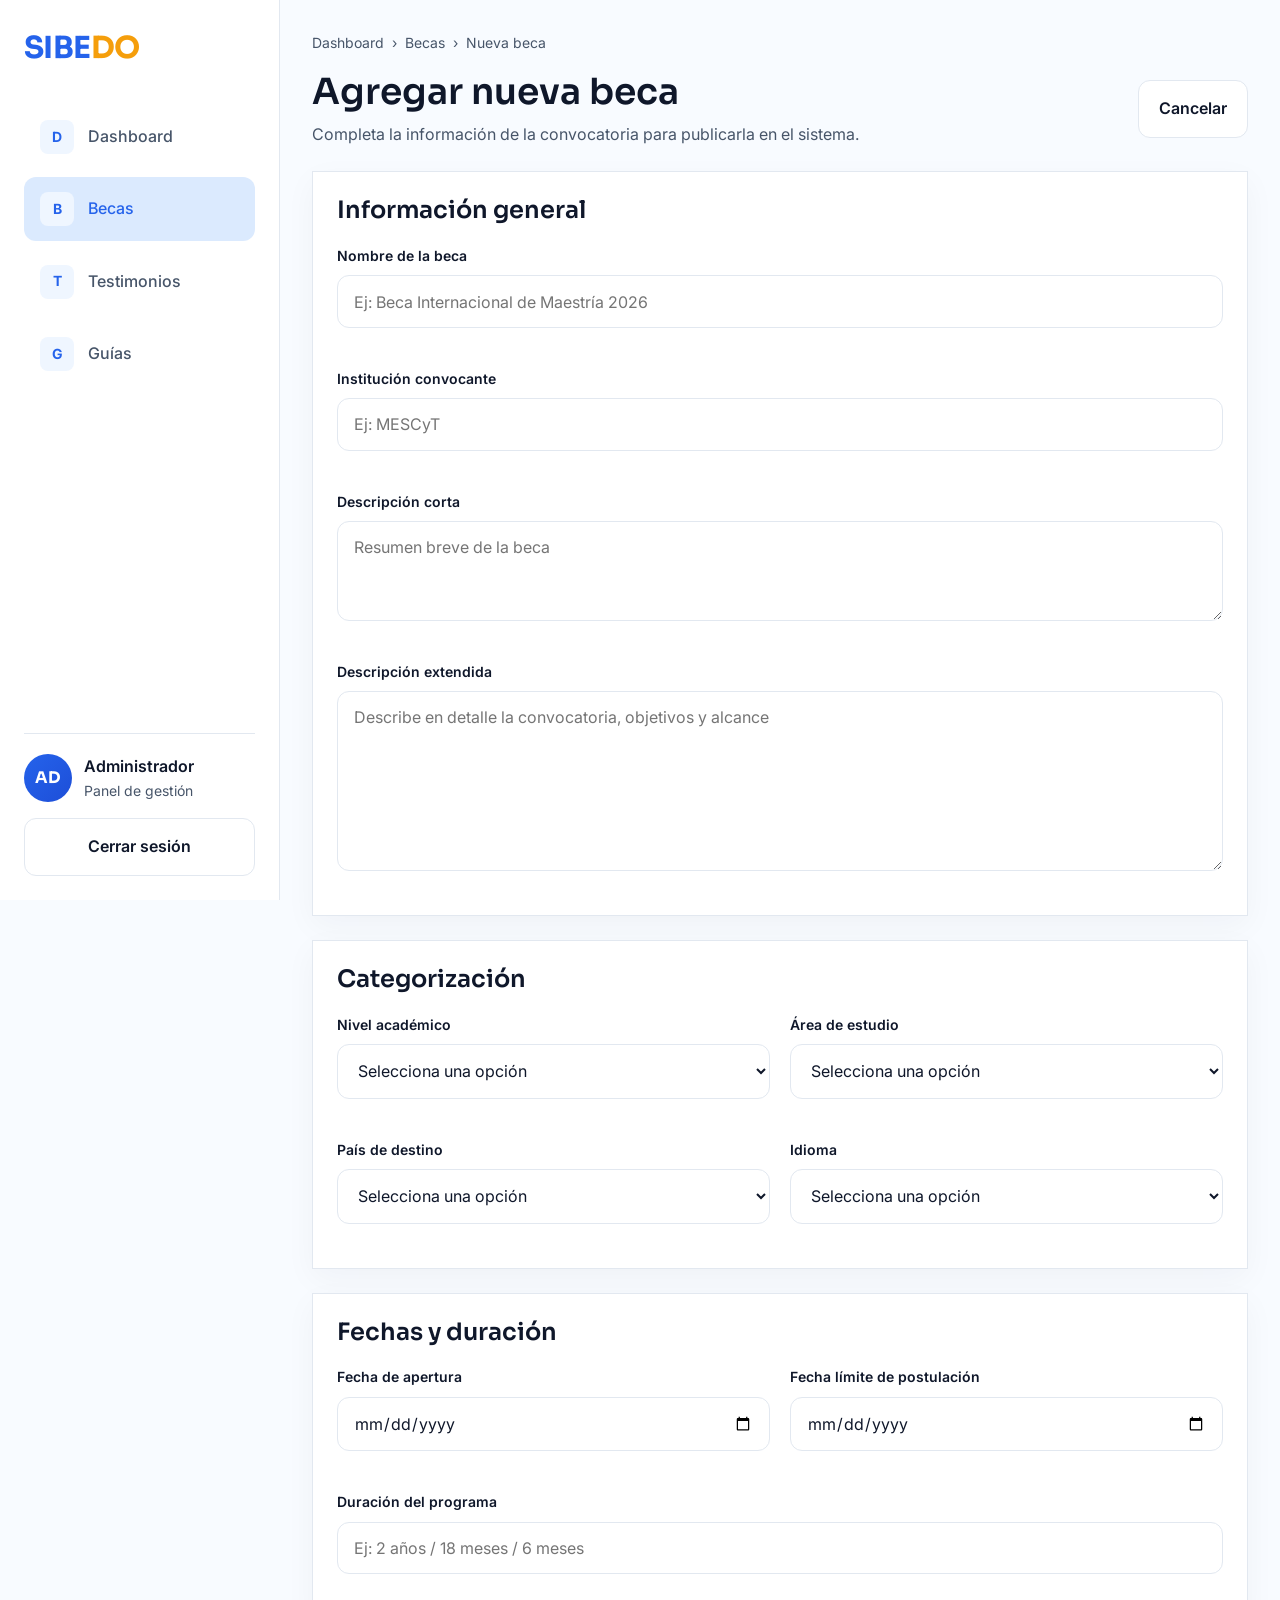
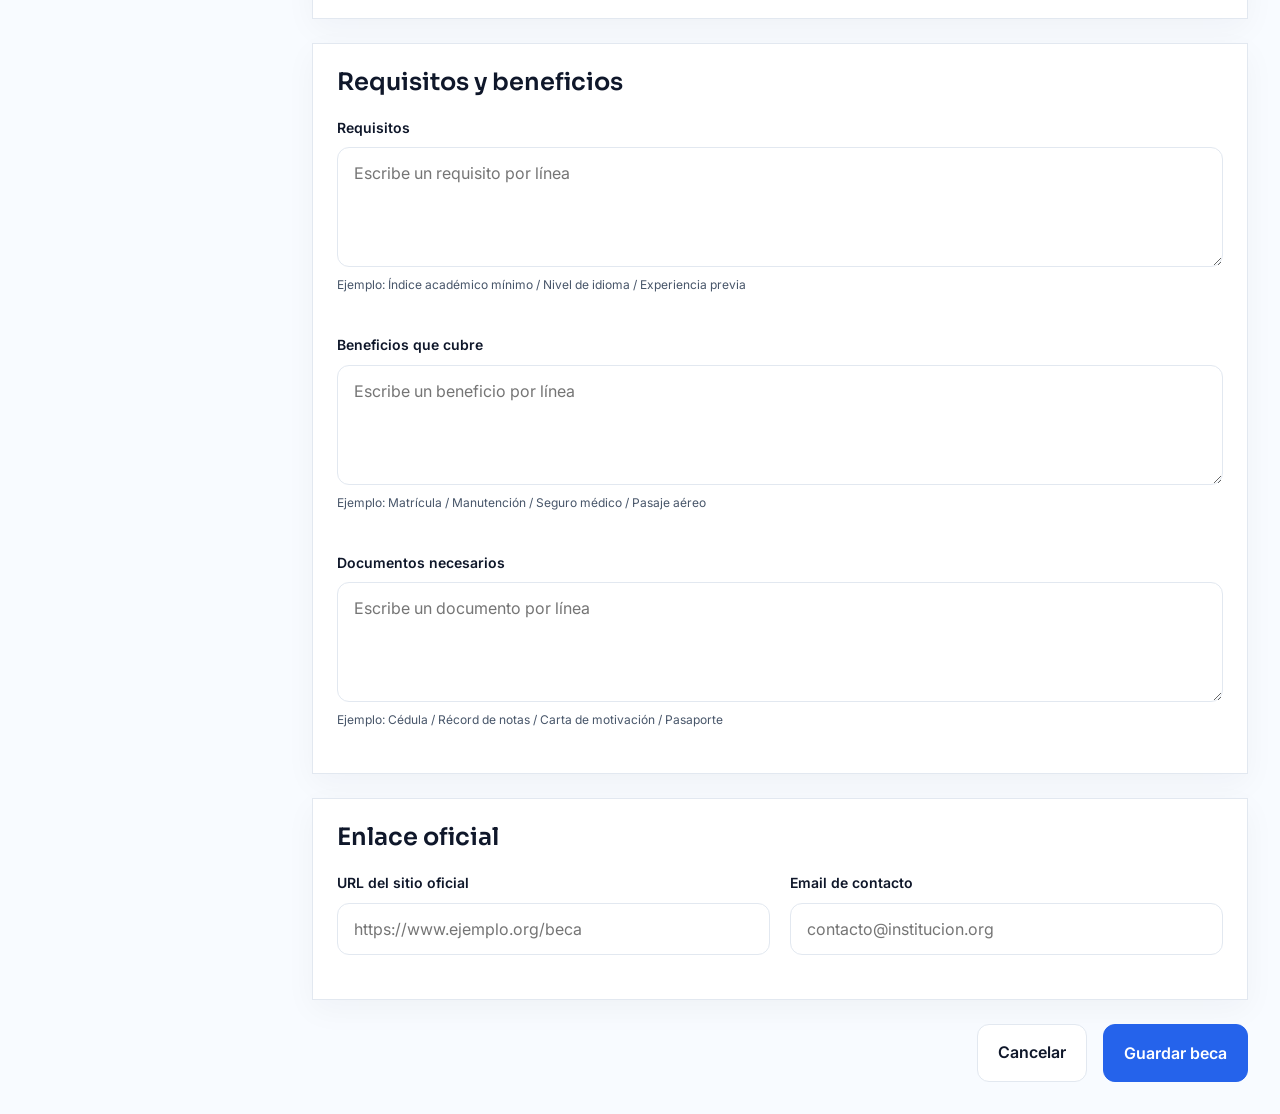
<file: admin/agregar-beca.html>
<!doctype html>
<html lang="es">
  <head>
    <meta charset="UTF-8" />
    <meta name="viewport" content="width=device-width, initial-scale=1.0" />
    <title>SIBEDO Admin - Agregar nueva beca</title>

    <link rel="preconnect" href="https://fonts.googleapis.com" />
    <link rel="preconnect" href="https://fonts.gstatic.com" crossorigin />
    <link
      href="https://fonts.googleapis.com/css2?family=Inter:wght@400;500;600;700&family=Sora:wght@500;600;700&display=swap"
      rel="stylesheet"
    />

    <link rel="stylesheet" href="../css/variables.css" />
    <link rel="stylesheet" href="../css/components.css" />
    <link rel="stylesheet" href="../css/styles.css" />

    <style>
      :root {
        --sidebar-width: 280px;
      }

      * {
        box-sizing: border-box;
      }

      body {
        margin: 0;
        font-family: var(--font-body);
        background-color: #f8fbff;
        color: var(--color-text);
      }

      .admin-layout {
        display: flex;
        min-height: 100vh;
      }

      .admin-sidebar {
        width: var(--sidebar-width);
        background: #ffffff;
        border-right: 1px solid var(--color-border);
        padding: var(--space-6);
        position: fixed;
        top: 0;
        left: 0;
        height: 100vh;
        display: flex;
        flex-direction: column;
        justify-content: space-between;
      }

      .sidebar-top {
        display: flex;
        flex-direction: column;
        gap: var(--space-8);
      }

      .logo {
        font-family: var(--font-heading);
        font-size: 1.9rem;
        font-weight: var(--fw-bold);
        text-decoration: none;
        letter-spacing: -0.02em;
      }

      .logo .sib {
        color: var(--color-primary);
      }

      .logo .edo {
        color: var(--color-accent);
      }

      .sidebar-nav {
        display: flex;
        flex-direction: column;
        gap: var(--space-2);
      }

      .sidebar-link {
        display: flex;
        align-items: center;
        gap: 0.85rem;
        padding: 0.95rem 1rem;
        border-radius: var(--radius-lg);
        text-decoration: none;
        color: var(--color-text-soft);
        font-weight: var(--fw-medium);
        transition: all 0.2s ease;
      }

      .sidebar-link:hover,
      .sidebar-link.active {
        background-color: var(--color-primary-light);
        color: var(--color-primary);
      }

      .sidebar-link-icon {
        width: 34px;
        height: 34px;
        border-radius: var(--radius-md);
        background-color: #eff6ff;
        display: inline-flex;
        align-items: center;
        justify-content: center;
        font-size: var(--fs-sm);
        font-weight: var(--fw-bold);
        color: var(--color-primary);
      }

      .sidebar-bottom {
        border-top: 1px solid var(--color-border);
        padding-top: var(--space-5);
      }

      .admin-user {
        display: flex;
        align-items: center;
        gap: var(--space-3);
        margin-bottom: var(--space-4);
      }

      .admin-avatar {
        width: 48px;
        height: 48px;
        border-radius: 50%;
        background: linear-gradient(135deg, var(--color-primary), #1d4ed8);
        color: white;
        display: inline-flex;
        align-items: center;
        justify-content: center;
        font-weight: var(--fw-bold);
        font-family: var(--font-heading);
      }

      .admin-user-name {
        font-weight: var(--fw-semibold);
        color: var(--color-text);
      }

      .admin-user-role {
        font-size: var(--fs-sm);
        color: var(--color-text-soft);
      }

      .logout-btn {
        width: 100%;
        display: inline-flex;
        justify-content: center;
        align-items: center;
        padding: 0.95rem 1rem;
        border-radius: var(--radius-lg);
        border: 1px solid var(--color-border);
        background: white;
        color: var(--color-text);
        font-weight: var(--fw-semibold);
        text-decoration: none;
        transition: all 0.2s ease;
      }

      .logout-btn:hover {
        border-color: var(--color-primary);
        color: var(--color-primary);
      }

      .admin-main {
        margin-left: var(--sidebar-width);
        width: calc(100% - var(--sidebar-width));
        padding: var(--space-8);
      }

      .breadcrumb {
        display: flex;
        align-items: center;
        flex-wrap: wrap;
        gap: 0.5rem;
        margin-bottom: var(--space-4);
        font-size: var(--fs-sm);
        color: var(--color-text-soft);
      }

      .breadcrumb a {
        color: var(--color-text-soft);
        text-decoration: none;
      }

      .breadcrumb a:hover {
        color: var(--color-primary);
      }

      .page-header {
        display: flex;
        justify-content: space-between;
        align-items: center;
        gap: var(--space-4);
        margin-bottom: var(--space-6);
      }

      .page-title {
        margin: 0;
        font-family: var(--font-heading);
        font-size: var(--fs-4xl);
      }

      .page-subtitle {
        margin: var(--space-2) 0 0;
        color: var(--color-text-soft);
        font-size: var(--fs-base);
      }

      .btn-secondary-custom,
      .btn-primary-custom {
        display: inline-flex;
        align-items: center;
        justify-content: center;
        text-decoration: none;
        border-radius: var(--radius-lg);
        padding: 0.95rem 1.25rem;
        font-weight: var(--fw-semibold);
        border: 1px solid transparent;
        transition: all 0.2s ease;
        cursor: pointer;
        font-family: var(--font-body);
        font-size: var(--fs-base);
      }

      .btn-secondary-custom {
        background: white;
        border-color: var(--color-border);
        color: var(--color-text);
      }

      .btn-secondary-custom:hover {
        border-color: var(--color-primary);
        color: var(--color-primary);
      }

      .btn-primary-custom {
        background: var(--color-primary);
        border-color: var(--color-primary);
        color: white;
      }

      .btn-primary-custom:hover {
        transform: translateY(-1px);
        box-shadow: 0 14px 30px rgba(37, 99, 235, 0.18);
      }

      .form-card {
        background: white;
        border: 1px solid var(--color-border);
        border-radius: var(--radius-2xl);
        padding: var(--space-6);
        margin-bottom: var(--space-6);
        box-shadow: 0 10px 30px rgba(15, 23, 42, 0.04);
      }

      .card-title {
        margin: 0 0 var(--space-5);
        font-family: var(--font-heading);
        font-size: var(--fs-2xl);
      }

      .form-grid {
        display: grid;
        grid-template-columns: repeat(2, 1fr);
        gap: var(--space-5);
      }

      .form-group {
        display: flex;
        flex-direction: column;
        gap: var(--space-2);
      }

      .form-group.full {
        grid-column: 1 / -1;
      }

      .form-label {
        font-size: var(--fs-sm);
        font-weight: var(--fw-semibold);
        color: var(--color-text);
      }

      .form-input,
      .form-select,
      .form-textarea {
        width: 100%;
        border: 1px solid var(--color-border);
        border-radius: var(--radius-lg);
        padding: 0.95rem 1rem;
        font-family: var(--font-body);
        font-size: var(--fs-base);
        color: var(--color-text);
        background: white;
        outline: none;
        transition:
          border-color 0.2s ease,
          box-shadow 0.2s ease;
      }

      .form-input:focus,
      .form-select:focus,
      .form-textarea:focus {
        border-color: var(--color-primary);
        box-shadow: 0 0 0 4px rgba(37, 99, 235, 0.1);
      }

      .form-textarea {
        resize: vertical;
        min-height: 120px;
      }

      .textarea-sm {
        min-height: 100px;
      }

      .textarea-lg {
        min-height: 180px;
      }

      .helper-text {
        font-size: var(--fs-xs);
        color: var(--color-text-soft);
      }

      .form-actions {
        display: flex;
        justify-content: flex-end;
        gap: var(--space-4);
        margin-top: var(--space-2);
      }

      @media (max-width: 900px) {
        .admin-sidebar {
          position: static;
          width: 100%;
          height: auto;
          border-right: none;
          border-bottom: 1px solid var(--color-border);
        }

        .admin-layout {
          flex-direction: column;
        }

        .admin-main {
          width: 100%;
          margin-left: 0;
        }
      }

      @media (max-width: 768px) {
        .admin-main {
          padding: var(--space-5);
        }

        .page-header {
          flex-direction: column;
          align-items: flex-start;
        }

        .form-grid {
          grid-template-columns: 1fr;
        }

        .form-actions {
          flex-direction: column;
        }

        .btn-secondary-custom,
        .btn-primary-custom {
          width: 100%;
        }
      }
    </style>
  </head>
  <body>
    <div class="admin-layout">
      <aside class="admin-sidebar">
        <div class="sidebar-top">
          <a href="../index.html" class="logo" aria-label="SIBEDO">
            <span class="sib">SIBE</span><span class="edo">DO</span>
          </a>

          <nav class="sidebar-nav">
            <a href="dashboard.html" class="sidebar-link">
              <span class="sidebar-link-icon">D</span>
              <span>Dashboard</span>
            </a>
            <a href="agregar-beca.html" class="sidebar-link active">
              <span class="sidebar-link-icon">B</span>
              <span>Becas</span>
            </a>
            <a href="moderar.html" class="sidebar-link">
              <span class="sidebar-link-icon">T</span>
              <span>Testimonios</span>
            </a>
            <a href="../guia.html" class="sidebar-link">
              <span class="sidebar-link-icon">G</span>
              <span>Guías</span>
            </a>
          </nav>
        </div>

        <div class="sidebar-bottom">
          <div class="admin-user">
            <div class="admin-avatar">AD</div>
            <div>
              <div class="admin-user-name">Administrador</div>
              <div class="admin-user-role">Panel de gestión</div>
            </div>
          </div>

          <a href="login.html" class="logout-btn">Cerrar sesión</a>
        </div>
      </aside>

      <main class="admin-main">
        <nav class="breadcrumb" aria-label="breadcrumb">
          <a href="dashboard.html">Dashboard</a>
          <span>›</span>
          <a href="agregar-beca.html">Becas</a>
          <span>›</span>
          <span>Nueva beca</span>
        </nav>

        <header class="page-header">
          <div>
            <h1 class="page-title">Agregar nueva beca</h1>
            <p class="page-subtitle">
              Completa la información de la convocatoria para publicarla en el
              sistema.
            </p>
          </div>

          <a href="dashboard.html" class="btn-secondary-custom">Cancelar</a>
        </header>

        <form>
          <section class="form-card">
            <h2 class="card-title">Información general</h2>

            <div class="form-grid">
              <div class="form-group full">
                <label for="nombre-beca" class="form-label"
                  >Nombre de la beca</label
                >
                <input
                  type="text"
                  id="nombre-beca"
                  class="form-input"
                  placeholder="Ej: Beca Internacional de Maestría 2026"
                />
              </div>

              <div class="form-group full">
                <label for="institucion" class="form-label"
                  >Institución convocante</label
                >
                <input
                  type="text"
                  id="institucion"
                  class="form-input"
                  placeholder="Ej: MESCyT"
                />
              </div>

              <div class="form-group full">
                <label for="descripcion-corta" class="form-label"
                  >Descripción corta</label
                >
                <textarea
                  id="descripcion-corta"
                  class="form-textarea textarea-sm"
                  placeholder="Resumen breve de la beca"
                ></textarea>
              </div>

              <div class="form-group full">
                <label for="descripcion-extendida" class="form-label"
                  >Descripción extendida</label
                >
                <textarea
                  id="descripcion-extendida"
                  class="form-textarea textarea-lg"
                  placeholder="Describe en detalle la convocatoria, objetivos y alcance"
                ></textarea>
              </div>
            </div>
          </section>

          <section class="form-card">
            <h2 class="card-title">Categorización</h2>

            <div class="form-grid">
              <div class="form-group">
                <label for="nivel" class="form-label">Nivel académico</label>
                <select id="nivel" class="form-select">
                  <option value="">Selecciona una opción</option>
                  <option>Pregrado</option>
                  <option>Maestría</option>
                  <option>Doctorado</option>
                  <option>Investigación</option>
                </select>
              </div>

              <div class="form-group">
                <label for="area" class="form-label">Área de estudio</label>
                <select id="area" class="form-select">
                  <option value="">Selecciona una opción</option>
                  <option>Ingeniería</option>
                  <option>Medicina</option>
                  <option>Ciencias sociales</option>
                  <option>Educación</option>
                  <option>Tecnología</option>
                  <option>Artes y humanidades</option>
                </select>
              </div>

              <div class="form-group">
                <label for="pais" class="form-label">País de destino</label>
                <select id="pais" class="form-select">
                  <option value="">Selecciona una opción</option>
                  <option>República Dominicana</option>
                  <option>España</option>
                  <option>Estados Unidos</option>
                  <option>Francia</option>
                  <option>Alemania</option>
                  <option>Canadá</option>
                </select>
              </div>

              <div class="form-group">
                <label for="idioma" class="form-label">Idioma</label>
                <select id="idioma" class="form-select">
                  <option value="">Selecciona una opción</option>
                  <option>Español</option>
                  <option>Inglés</option>
                  <option>Francés</option>
                  <option>Alemán</option>
                  <option>Bilingüe</option>
                </select>
              </div>
            </div>
          </section>

          <section class="form-card">
            <h2 class="card-title">Fechas y duración</h2>

            <div class="form-grid">
              <div class="form-group">
                <label for="fecha-apertura" class="form-label"
                  >Fecha de apertura</label
                >
                <input type="date" id="fecha-apertura" class="form-input" />
              </div>

              <div class="form-group">
                <label for="fecha-limite" class="form-label"
                  >Fecha límite de postulación</label
                >
                <input type="date" id="fecha-limite" class="form-input" />
              </div>

              <div class="form-group full">
                <label for="duracion" class="form-label"
                  >Duración del programa</label
                >
                <input
                  type="text"
                  id="duracion"
                  class="form-input"
                  placeholder="Ej: 2 años / 18 meses / 6 meses"
                />
              </div>
            </div>
          </section>

          <section class="form-card">
            <h2 class="card-title">Requisitos y beneficios</h2>

            <div class="form-grid">
              <div class="form-group full">
                <label for="requisitos" class="form-label">Requisitos</label>
                <textarea
                  id="requisitos"
                  class="form-textarea"
                  placeholder="Escribe un requisito por línea"
                ></textarea>
                <span class="helper-text"
                  >Ejemplo: Índice académico mínimo / Nivel de idioma /
                  Experiencia previa</span
                >
              </div>

              <div class="form-group full">
                <label for="beneficios" class="form-label"
                  >Beneficios que cubre</label
                >
                <textarea
                  id="beneficios"
                  class="form-textarea"
                  placeholder="Escribe un beneficio por línea"
                ></textarea>
                <span class="helper-text"
                  >Ejemplo: Matrícula / Manutención / Seguro médico / Pasaje
                  aéreo</span
                >
              </div>

              <div class="form-group full">
                <label for="documentos" class="form-label"
                  >Documentos necesarios</label
                >
                <textarea
                  id="documentos"
                  class="form-textarea"
                  placeholder="Escribe un documento por línea"
                ></textarea>
                <span class="helper-text"
                  >Ejemplo: Cédula / Récord de notas / Carta de motivación /
                  Pasaporte</span
                >
              </div>
            </div>
          </section>

          <section class="form-card">
            <h2 class="card-title">Enlace oficial</h2>

            <div class="form-grid">
              <div class="form-group">
                <label for="url-oficial" class="form-label"
                  >URL del sitio oficial</label
                >
                <input
                  type="url"
                  id="url-oficial"
                  class="form-input"
                  placeholder="https://www.ejemplo.org/beca"
                />
              </div>

              <div class="form-group">
                <label for="email-contacto" class="form-label"
                  >Email de contacto</label
                >
                <input
                  type="email"
                  id="email-contacto"
                  class="form-input"
                  placeholder="contacto@institucion.org"
                />
              </div>
            </div>
          </section>

          <div class="form-actions">
            <a href="dashboard.html" class="btn-secondary-custom">Cancelar</a>
            <button type="submit" class="btn-primary-custom">
              Guardar beca
            </button>
          </div>
        </form>
      </main>
    </div>
  </body>
</html>
</file>
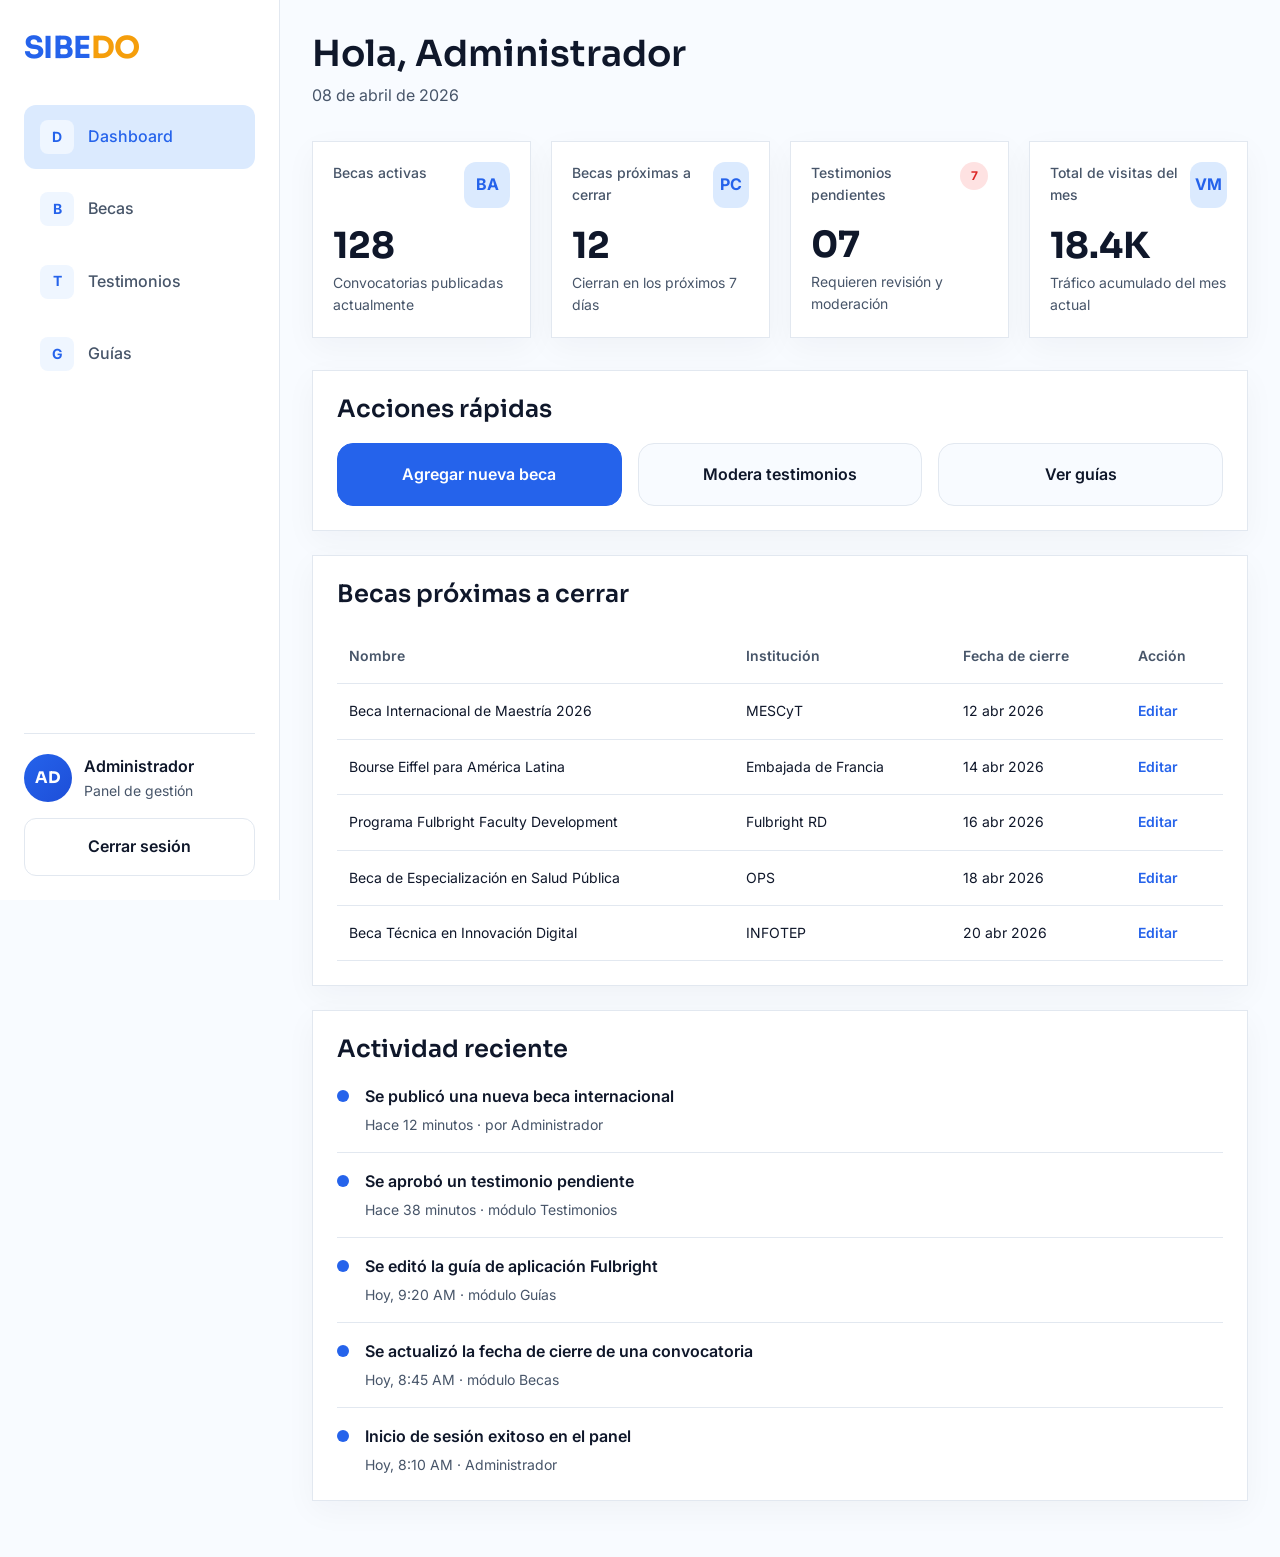
<file: admin/dashboard.html>
<!doctype html>
<html lang="es">
  <head>
    <meta charset="UTF-8" />
    <meta name="viewport" content="width=device-width, initial-scale=1.0" />
    <title>SIBEDO Admin - Dashboard</title>

    <link rel="preconnect" href="https://fonts.googleapis.com" />
    <link rel="preconnect" href="https://fonts.gstatic.com" crossorigin />
    <link
      href="https://fonts.googleapis.com/css2?family=Inter:wght@400;500;600;700&family=Sora:wght@500;600;700&display=swap"
      rel="stylesheet"
    />

    <link rel="stylesheet" href="../css/variables.css" />
    <link rel="stylesheet" href="../css/components.css" />
    <link rel="stylesheet" href="../css/styles.css" />

    <style>
      :root {
        --sidebar-width: 280px;
      }

      * {
        box-sizing: border-box;
      }

      body {
        margin: 0;
        font-family: var(--font-body);
        background-color: #f8fbff;
        color: var(--color-text);
      }

      .admin-layout {
        display: flex;
        min-height: 100vh;
      }

      .admin-sidebar {
        width: var(--sidebar-width);
        background: #ffffff;
        border-right: 1px solid var(--color-border);
        padding: var(--space-6);
        position: fixed;
        top: 0;
        left: 0;
        height: 100vh;
        display: flex;
        flex-direction: column;
        justify-content: space-between;
      }

      .sidebar-top {
        display: flex;
        flex-direction: column;
        gap: var(--space-8);
      }

      .logo {
        font-family: var(--font-heading);
        font-size: 1.9rem;
        font-weight: var(--fw-bold);
        text-decoration: none;
        letter-spacing: -0.02em;
      }

      .logo .sib {
        color: var(--color-primary);
      }

      .logo .edo {
        color: var(--color-accent);
      }

      .sidebar-nav {
        display: flex;
        flex-direction: column;
        gap: var(--space-2);
      }

      .sidebar-link {
        display: flex;
        align-items: center;
        gap: 0.85rem;
        padding: 0.95rem 1rem;
        border-radius: var(--radius-lg);
        text-decoration: none;
        color: var(--color-text-soft);
        font-weight: var(--fw-medium);
        transition: all 0.2s ease;
      }

      .sidebar-link:hover,
      .sidebar-link.active {
        background-color: var(--color-primary-light);
        color: var(--color-primary);
      }

      .sidebar-link-icon {
        width: 34px;
        height: 34px;
        border-radius: var(--radius-md);
        background-color: #eff6ff;
        display: inline-flex;
        align-items: center;
        justify-content: center;
        font-size: var(--fs-sm);
        font-weight: var(--fw-bold);
        color: var(--color-primary);
      }

      .sidebar-bottom {
        border-top: 1px solid var(--color-border);
        padding-top: var(--space-5);
      }

      .admin-user {
        display: flex;
        align-items: center;
        gap: var(--space-3);
        margin-bottom: var(--space-4);
      }

      .admin-avatar {
        width: 48px;
        height: 48px;
        border-radius: 50%;
        background: linear-gradient(135deg, var(--color-primary), #1d4ed8);
        color: white;
        display: inline-flex;
        align-items: center;
        justify-content: center;
        font-weight: var(--fw-bold);
        font-family: var(--font-heading);
      }

      .admin-user-name {
        font-weight: var(--fw-semibold);
        color: var(--color-text);
      }

      .admin-user-role {
        font-size: var(--fs-sm);
        color: var(--color-text-soft);
      }

      .logout-btn {
        width: 100%;
        display: inline-flex;
        justify-content: center;
        align-items: center;
        padding: 0.95rem 1rem;
        border-radius: var(--radius-lg);
        border: 1px solid var(--color-border);
        background: white;
        color: var(--color-text);
        font-weight: var(--fw-semibold);
        text-decoration: none;
        transition: all 0.2s ease;
      }

      .logout-btn:hover {
        border-color: var(--color-primary);
        color: var(--color-primary);
      }

      .admin-main {
        margin-left: var(--sidebar-width);
        width: calc(100% - var(--sidebar-width));
        padding: var(--space-8);
      }

      .page-header {
        margin-bottom: var(--space-8);
      }

      .page-title {
        margin: 0 0 var(--space-2);
        font-family: var(--font-heading);
        font-size: var(--fs-4xl);
      }

      .page-subtitle {
        margin: 0;
        color: var(--color-text-soft);
        font-size: var(--fs-base);
      }

      .metrics-grid {
        display: grid;
        grid-template-columns: repeat(4, 1fr);
        gap: var(--space-5);
        margin-bottom: var(--space-8);
      }

      .metric-card {
        background: white;
        border: 1px solid var(--color-border);
        border-radius: var(--radius-2xl);
        padding: var(--space-5);
        box-shadow: 0 10px 30px rgba(15, 23, 42, 0.04);
      }

      .metric-top {
        display: flex;
        justify-content: space-between;
        align-items: flex-start;
        gap: var(--space-3);
        margin-bottom: var(--space-5);
      }

      .metric-label {
        color: var(--color-text-soft);
        font-size: var(--fs-sm);
        font-weight: var(--fw-medium);
      }

      .metric-icon {
        width: 46px;
        height: 46px;
        border-radius: var(--radius-lg);
        background-color: var(--color-primary-light);
        color: var(--color-primary);
        display: inline-flex;
        align-items: center;
        justify-content: center;
        font-weight: var(--fw-bold);
      }

      .metric-value {
        font-family: var(--font-heading);
        font-size: var(--fs-4xl);
        font-weight: var(--fw-bold);
        color: var(--color-text);
        line-height: 1;
      }

      .metric-helper {
        margin-top: var(--space-2);
        font-size: var(--fs-sm);
        color: var(--color-text-soft);
      }

      .attention-badge {
        display: inline-flex;
        align-items: center;
        justify-content: center;
        min-width: 28px;
        height: 28px;
        padding: 0 0.55rem;
        border-radius: var(--radius-full);
        background-color: #fee2e2;
        color: #dc2626;
        font-size: var(--fs-xs);
        font-weight: var(--fw-bold);
      }

      .section-card {
        background: white;
        border: 1px solid var(--color-border);
        border-radius: var(--radius-2xl);
        padding: var(--space-6);
        margin-bottom: var(--space-6);
        box-shadow: 0 10px 30px rgba(15, 23, 42, 0.04);
      }

      .section-header {
        display: flex;
        justify-content: space-between;
        align-items: center;
        gap: var(--space-4);
        margin-bottom: var(--space-5);
      }

      .section-title {
        margin: 0;
        font-family: var(--font-heading);
        font-size: var(--fs-2xl);
      }

      .quick-actions {
        display: grid;
        grid-template-columns: repeat(3, 1fr);
        gap: var(--space-4);
      }

      .quick-action-btn {
        display: flex;
        align-items: center;
        justify-content: center;
        gap: 0.75rem;
        padding: 1.1rem 1.2rem;
        border-radius: var(--radius-xl);
        text-decoration: none;
        font-weight: var(--fw-semibold);
        border: 1px solid var(--color-border);
        background: #f8fbff;
        color: var(--color-text);
        transition: all 0.2s ease;
      }

      .quick-action-btn.primary {
        background: var(--color-primary);
        color: white;
        border-color: var(--color-primary);
      }

      .quick-action-btn:hover {
        transform: translateY(-2px);
      }

      .table-wrapper {
        overflow-x: auto;
      }

      .admin-table {
        width: 100%;
        border-collapse: collapse;
      }

      .admin-table th,
      .admin-table td {
        padding: 1rem 0.75rem;
        text-align: left;
        border-bottom: 1px solid var(--color-border);
        font-size: var(--fs-sm);
      }

      .admin-table th {
        color: var(--color-text-soft);
        font-weight: var(--fw-semibold);
      }

      .admin-table td {
        color: var(--color-text);
      }

      .table-action {
        color: var(--color-primary);
        text-decoration: none;
        font-weight: var(--fw-semibold);
      }

      .activity-list {
        display: flex;
        flex-direction: column;
        gap: var(--space-4);
      }

      .activity-item {
        display: flex;
        align-items: flex-start;
        gap: var(--space-4);
        padding-bottom: var(--space-4);
        border-bottom: 1px solid var(--color-border);
      }

      .activity-item:last-child {
        border-bottom: none;
        padding-bottom: 0;
      }

      .activity-dot {
        width: 12px;
        height: 12px;
        border-radius: 50%;
        background-color: var(--color-primary);
        margin-top: 0.4rem;
        flex-shrink: 0;
      }

      .activity-title {
        margin: 0 0 0.25rem;
        font-weight: var(--fw-semibold);
        color: var(--color-text);
      }

      .activity-meta {
        margin: 0;
        font-size: var(--fs-sm);
        color: var(--color-text-soft);
      }

      @media (max-width: 1200px) {
        .metrics-grid {
          grid-template-columns: repeat(2, 1fr);
        }

        .quick-actions {
          grid-template-columns: 1fr;
        }
      }

      @media (max-width: 900px) {
        .admin-sidebar {
          position: static;
          width: 100%;
          height: auto;
          border-right: none;
          border-bottom: 1px solid var(--color-border);
        }

        .admin-layout {
          flex-direction: column;
        }

        .admin-main {
          width: 100%;
          margin-left: 0;
        }
      }

      @media (max-width: 640px) {
        .admin-main {
          padding: var(--space-5);
        }

        .metrics-grid {
          grid-template-columns: 1fr;
        }

        .page-title {
          font-size: var(--fs-3xl);
        }

        .section-card {
          padding: var(--space-5);
        }
      }
    </style>
  </head>
  <body>
    <div class="admin-layout">
      <aside class="admin-sidebar">
        <div class="sidebar-top">
          <a href="../index.html" class="logo" aria-label="SIBEDO">
            <span class="sib">SIBE</span><span class="edo">DO</span>
          </a>

          <nav class="sidebar-nav">
            <a href="dashboard.html" class="sidebar-link active">
              <span class="sidebar-link-icon">D</span>
              <span>Dashboard</span>
            </a>
            <a href="agregar-beca.html" class="sidebar-link">
              <span class="sidebar-link-icon">B</span>
              <span>Becas</span>
            </a>
            <a href="moderar.html" class="sidebar-link">
              <span class="sidebar-link-icon">T</span>
              <span>Testimonios</span>
            </a>
            <a href="../guia.html" class="sidebar-link">
              <span class="sidebar-link-icon">G</span>
              <span>Guías</span>
            </a>
          </nav>
        </div>

        <div class="sidebar-bottom">
          <div class="admin-user">
            <div class="admin-avatar">AD</div>
            <div>
              <div class="admin-user-name">Administrador</div>
              <div class="admin-user-role">Panel de gestión</div>
            </div>
          </div>

          <a href="login.html" class="logout-btn">Cerrar sesión</a>
        </div>
      </aside>

      <main class="admin-main">
        <header class="page-header">
          <h1 class="page-title">Hola, Administrador</h1>
          <p class="page-subtitle">08 de abril de 2026</p>
        </header>

        <section class="metrics-grid">
          <article class="metric-card">
            <div class="metric-top">
              <div class="metric-label">Becas activas</div>
              <div class="metric-icon">BA</div>
            </div>
            <div class="metric-value">128</div>
            <div class="metric-helper">
              Convocatorias publicadas actualmente
            </div>
          </article>

          <article class="metric-card">
            <div class="metric-top">
              <div class="metric-label">Becas próximas a cerrar</div>
              <div class="metric-icon">PC</div>
            </div>
            <div class="metric-value">12</div>
            <div class="metric-helper">Cierran en los próximos 7 días</div>
          </article>

          <article class="metric-card">
            <div class="metric-top">
              <div class="metric-label">Testimonios pendientes</div>
              <div class="attention-badge">7</div>
            </div>
            <div class="metric-value">07</div>
            <div class="metric-helper">Requieren revisión y moderación</div>
          </article>

          <article class="metric-card">
            <div class="metric-top">
              <div class="metric-label">Total de visitas del mes</div>
              <div class="metric-icon">VM</div>
            </div>
            <div class="metric-value">18.4K</div>
            <div class="metric-helper">Tráfico acumulado del mes actual</div>
          </article>
        </section>

        <section class="section-card">
          <div class="section-header">
            <h2 class="section-title">Acciones rápidas</h2>
          </div>

          <div class="quick-actions">
            <a href="agregar-beca.html" class="quick-action-btn primary">
              Agregar nueva beca
            </a>
            <a href="moderar.html" class="quick-action-btn">
              Modera testimonios
            </a>
            <a href="../guia.html" class="quick-action-btn"> Ver guías </a>
          </div>
        </section>

        <section class="section-card">
          <div class="section-header">
            <h2 class="section-title">Becas próximas a cerrar</h2>
          </div>

          <div class="table-wrapper">
            <table class="admin-table">
              <thead>
                <tr>
                  <th>Nombre</th>
                  <th>Institución</th>
                  <th>Fecha de cierre</th>
                  <th>Acción</th>
                </tr>
              </thead>
              <tbody>
                <tr>
                  <td>Beca Internacional de Maestría 2026</td>
                  <td>MESCyT</td>
                  <td>12 abr 2026</td>
                  <td>
                    <a href="editar-beca.html" class="table-action">Editar</a>
                  </td>
                </tr>
                <tr>
                  <td>Bourse Eiffel para América Latina</td>
                  <td>Embajada de Francia</td>
                  <td>14 abr 2026</td>
                  <td>
                    <a href="editar-beca.html" class="table-action">Editar</a>
                  </td>
                </tr>
                <tr>
                  <td>Programa Fulbright Faculty Development</td>
                  <td>Fulbright RD</td>
                  <td>16 abr 2026</td>
                  <td>
                    <a href="editar-beca.html" class="table-action">Editar</a>
                  </td>
                </tr>
                <tr>
                  <td>Beca de Especialización en Salud Pública</td>
                  <td>OPS</td>
                  <td>18 abr 2026</td>
                  <td>
                    <a href="editar-beca.html" class="table-action">Editar</a>
                  </td>
                </tr>
                <tr>
                  <td>Beca Técnica en Innovación Digital</td>
                  <td>INFOTEP</td>
                  <td>20 abr 2026</td>
                  <td>
                    <a href="editar-beca.html" class="table-action">Editar</a>
                  </td>
                </tr>
              </tbody>
            </table>
          </div>
        </section>

        <section class="section-card">
          <div class="section-header">
            <h2 class="section-title">Actividad reciente</h2>
          </div>

          <div class="activity-list">
            <div class="activity-item">
              <div class="activity-dot"></div>
              <div>
                <p class="activity-title">
                  Se publicó una nueva beca internacional
                </p>
                <p class="activity-meta">Hace 12 minutos · por Administrador</p>
              </div>
            </div>

            <div class="activity-item">
              <div class="activity-dot"></div>
              <div>
                <p class="activity-title">Se aprobó un testimonio pendiente</p>
                <p class="activity-meta">
                  Hace 38 minutos · módulo Testimonios
                </p>
              </div>
            </div>

            <div class="activity-item">
              <div class="activity-dot"></div>
              <div>
                <p class="activity-title">
                  Se editó la guía de aplicación Fulbright
                </p>
                <p class="activity-meta">Hoy, 9:20 AM · módulo Guías</p>
              </div>
            </div>

            <div class="activity-item">
              <div class="activity-dot"></div>
              <div>
                <p class="activity-title">
                  Se actualizó la fecha de cierre de una convocatoria
                </p>
                <p class="activity-meta">Hoy, 8:45 AM · módulo Becas</p>
              </div>
            </div>

            <div class="activity-item">
              <div class="activity-dot"></div>
              <div>
                <p class="activity-title">
                  Inicio de sesión exitoso en el panel
                </p>
                <p class="activity-meta">Hoy, 8:10 AM · Administrador</p>
              </div>
            </div>
          </div>
        </section>
      </main>
    </div>
  </body>
</html>
</file>
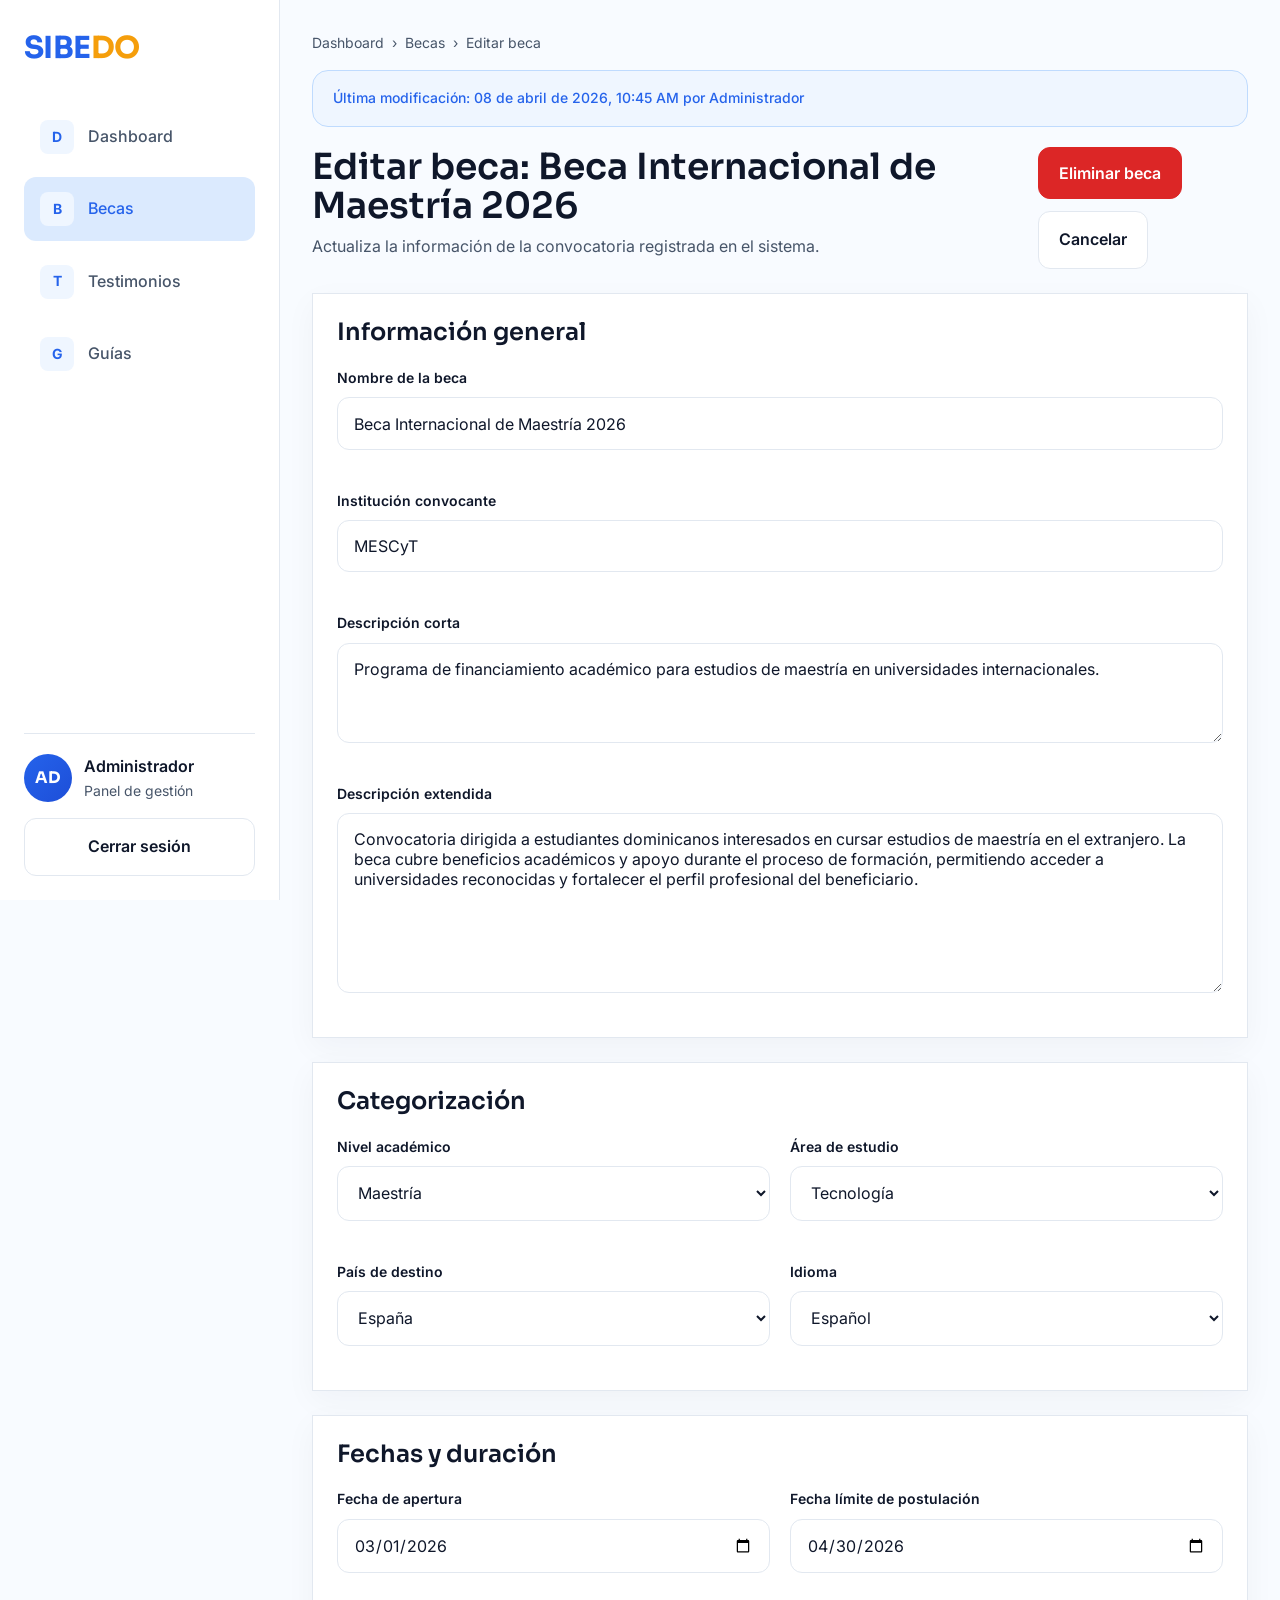
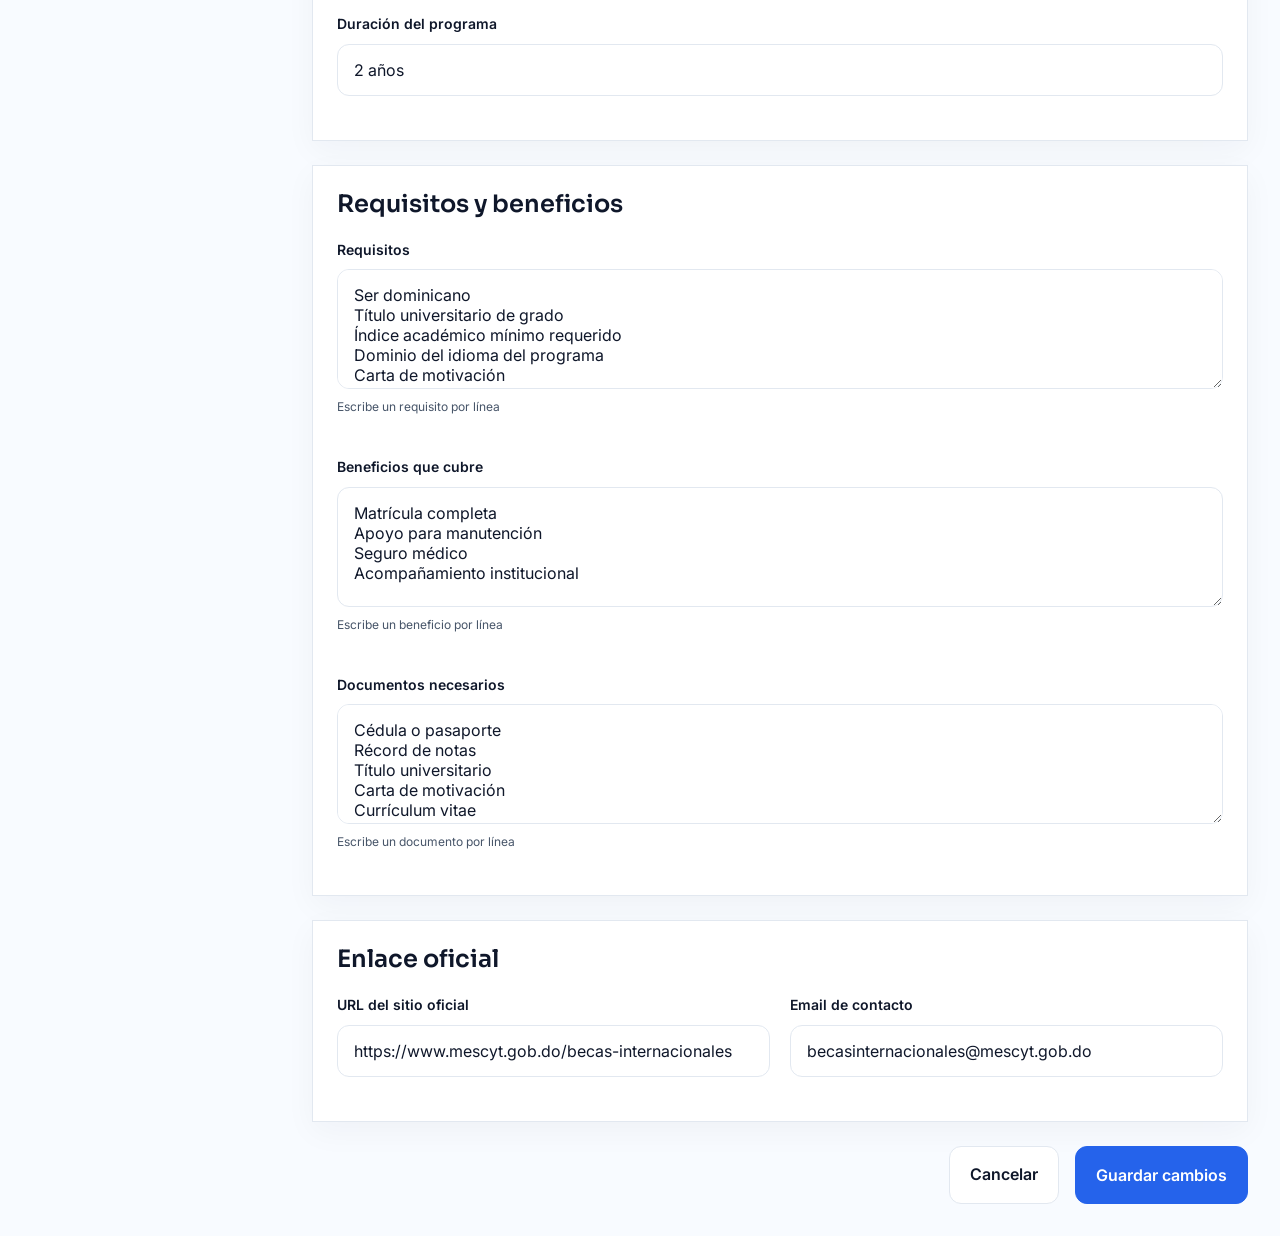
<file: admin/editar-beca.html>
<!doctype html>
<html lang="es">
  <head>
    <meta charset="UTF-8" />
    <meta name="viewport" content="width=device-width, initial-scale=1.0" />
    <title>SIBEDO Admin - Editar beca</title>

    <link rel="preconnect" href="https://fonts.googleapis.com" />
    <link rel="preconnect" href="https://fonts.gstatic.com" crossorigin />
    <link
      href="https://fonts.googleapis.com/css2?family=Inter:wght@400;500;600;700&family=Sora:wght@500;600;700&display=swap"
      rel="stylesheet"
    />

    <link rel="stylesheet" href="../css/variables.css" />
    <link rel="stylesheet" href="../css/components.css" />
    <link rel="stylesheet" href="../css/styles.css" />

    <style>
      :root {
        --sidebar-width: 280px;
      }

      * {
        box-sizing: border-box;
      }

      body {
        margin: 0;
        font-family: var(--font-body);
        background-color: #f8fbff;
        color: var(--color-text);
      }

      .admin-layout {
        display: flex;
        min-height: 100vh;
      }

      .admin-sidebar {
        width: var(--sidebar-width);
        background: #ffffff;
        border-right: 1px solid var(--color-border);
        padding: var(--space-6);
        position: fixed;
        top: 0;
        left: 0;
        height: 100vh;
        display: flex;
        flex-direction: column;
        justify-content: space-between;
      }

      .sidebar-top {
        display: flex;
        flex-direction: column;
        gap: var(--space-8);
      }

      .logo {
        font-family: var(--font-heading);
        font-size: 1.9rem;
        font-weight: var(--fw-bold);
        text-decoration: none;
        letter-spacing: -0.02em;
      }

      .logo .sib {
        color: var(--color-primary);
      }

      .logo .edo {
        color: var(--color-accent);
      }

      .sidebar-nav {
        display: flex;
        flex-direction: column;
        gap: var(--space-2);
      }

      .sidebar-link {
        display: flex;
        align-items: center;
        gap: 0.85rem;
        padding: 0.95rem 1rem;
        border-radius: var(--radius-lg);
        text-decoration: none;
        color: var(--color-text-soft);
        font-weight: var(--fw-medium);
        transition: all 0.2s ease;
      }

      .sidebar-link:hover,
      .sidebar-link.active {
        background-color: var(--color-primary-light);
        color: var(--color-primary);
      }

      .sidebar-link-icon {
        width: 34px;
        height: 34px;
        border-radius: var(--radius-md);
        background-color: #eff6ff;
        display: inline-flex;
        align-items: center;
        justify-content: center;
        font-size: var(--fs-sm);
        font-weight: var(--fw-bold);
        color: var(--color-primary);
      }

      .sidebar-bottom {
        border-top: 1px solid var(--color-border);
        padding-top: var(--space-5);
      }

      .admin-user {
        display: flex;
        align-items: center;
        gap: var(--space-3);
        margin-bottom: var(--space-4);
      }

      .admin-avatar {
        width: 48px;
        height: 48px;
        border-radius: 50%;
        background: linear-gradient(135deg, var(--color-primary), #1d4ed8);
        color: white;
        display: inline-flex;
        align-items: center;
        justify-content: center;
        font-weight: var(--fw-bold);
        font-family: var(--font-heading);
      }

      .admin-user-name {
        font-weight: var(--fw-semibold);
        color: var(--color-text);
      }

      .admin-user-role {
        font-size: var(--fs-sm);
        color: var(--color-text-soft);
      }

      .logout-btn {
        width: 100%;
        display: inline-flex;
        justify-content: center;
        align-items: center;
        padding: 0.95rem 1rem;
        border-radius: var(--radius-lg);
        border: 1px solid var(--color-border);
        background: white;
        color: var(--color-text);
        font-weight: var(--fw-semibold);
        text-decoration: none;
        transition: all 0.2s ease;
      }

      .logout-btn:hover {
        border-color: var(--color-primary);
        color: var(--color-primary);
      }

      .admin-main {
        margin-left: var(--sidebar-width);
        width: calc(100% - var(--sidebar-width));
        padding: var(--space-8);
      }

      .breadcrumb {
        display: flex;
        align-items: center;
        flex-wrap: wrap;
        gap: 0.5rem;
        margin-bottom: var(--space-4);
        font-size: var(--fs-sm);
        color: var(--color-text-soft);
      }

      .breadcrumb a {
        color: var(--color-text-soft);
        text-decoration: none;
      }

      .breadcrumb a:hover {
        color: var(--color-primary);
      }

      .info-banner {
        display: flex;
        align-items: center;
        justify-content: space-between;
        gap: var(--space-3);
        padding: 1rem 1.25rem;
        background-color: #eff6ff;
        border: 1px solid #bfdbfe;
        border-radius: var(--radius-xl);
        margin-bottom: var(--space-5);
        color: var(--color-primary);
        font-size: var(--fs-sm);
        font-weight: var(--fw-medium);
      }

      .page-header {
        display: flex;
        justify-content: space-between;
        align-items: flex-start;
        gap: var(--space-4);
        margin-bottom: var(--space-6);
      }

      .page-title {
        margin: 0;
        font-family: var(--font-heading);
        font-size: var(--fs-4xl);
        line-height: 1.1;
      }

      .page-subtitle {
        margin: var(--space-2) 0 0;
        color: var(--color-text-soft);
        font-size: var(--fs-base);
      }

      .header-actions {
        display: flex;
        gap: var(--space-3);
        flex-wrap: wrap;
      }

      .btn-secondary-custom,
      .btn-primary-custom,
      .btn-danger-custom {
        display: inline-flex;
        align-items: center;
        justify-content: center;
        text-decoration: none;
        border-radius: var(--radius-lg);
        padding: 0.95rem 1.25rem;
        font-weight: var(--fw-semibold);
        border: 1px solid transparent;
        transition: all 0.2s ease;
        cursor: pointer;
        font-family: var(--font-body);
        font-size: var(--fs-base);
      }

      .btn-secondary-custom {
        background: white;
        border-color: var(--color-border);
        color: var(--color-text);
      }

      .btn-secondary-custom:hover {
        border-color: var(--color-primary);
        color: var(--color-primary);
      }

      .btn-primary-custom {
        background: var(--color-primary);
        border-color: var(--color-primary);
        color: white;
      }

      .btn-primary-custom:hover {
        transform: translateY(-1px);
        box-shadow: 0 14px 30px rgba(37, 99, 235, 0.18);
      }

      .btn-danger-custom {
        background: #dc2626;
        border-color: #dc2626;
        color: white;
      }

      .btn-danger-custom:hover {
        background: #b91c1c;
        border-color: #b91c1c;
      }

      .form-card {
        background: white;
        border: 1px solid var(--color-border);
        border-radius: var(--radius-2xl);
        padding: var(--space-6);
        margin-bottom: var(--space-6);
        box-shadow: 0 10px 30px rgba(15, 23, 42, 0.04);
      }

      .card-title {
        margin: 0 0 var(--space-5);
        font-family: var(--font-heading);
        font-size: var(--fs-2xl);
      }

      .form-grid {
        display: grid;
        grid-template-columns: repeat(2, 1fr);
        gap: var(--space-5);
      }

      .form-group {
        display: flex;
        flex-direction: column;
        gap: var(--space-2);
      }

      .form-group.full {
        grid-column: 1 / -1;
      }

      .form-label {
        font-size: var(--fs-sm);
        font-weight: var(--fw-semibold);
        color: var(--color-text);
      }

      .form-input,
      .form-select,
      .form-textarea {
        width: 100%;
        border: 1px solid var(--color-border);
        border-radius: var(--radius-lg);
        padding: 0.95rem 1rem;
        font-family: var(--font-body);
        font-size: var(--fs-base);
        color: var(--color-text);
        background: white;
        outline: none;
        transition:
          border-color 0.2s ease,
          box-shadow 0.2s ease;
      }

      .form-input:focus,
      .form-select:focus,
      .form-textarea:focus {
        border-color: var(--color-primary);
        box-shadow: 0 0 0 4px rgba(37, 99, 235, 0.1);
      }

      .form-textarea {
        resize: vertical;
        min-height: 120px;
      }

      .textarea-sm {
        min-height: 100px;
      }

      .textarea-lg {
        min-height: 180px;
      }

      .helper-text {
        font-size: var(--fs-xs);
        color: var(--color-text-soft);
      }

      .form-actions {
        display: flex;
        justify-content: flex-end;
        gap: var(--space-4);
        margin-top: var(--space-2);
      }

      @media (max-width: 900px) {
        .admin-sidebar {
          position: static;
          width: 100%;
          height: auto;
          border-right: none;
          border-bottom: 1px solid var(--color-border);
        }

        .admin-layout {
          flex-direction: column;
        }

        .admin-main {
          width: 100%;
          margin-left: 0;
        }
      }

      @media (max-width: 768px) {
        .admin-main {
          padding: var(--space-5);
        }

        .page-header {
          flex-direction: column;
          align-items: flex-start;
        }

        .header-actions {
          width: 100%;
          flex-direction: column;
        }

        .form-grid {
          grid-template-columns: 1fr;
        }

        .form-actions {
          flex-direction: column;
        }

        .btn-secondary-custom,
        .btn-primary-custom,
        .btn-danger-custom {
          width: 100%;
        }

        .info-banner {
          flex-direction: column;
          align-items: flex-start;
        }
      }
    </style>
  </head>
  <body>
    <div class="admin-layout">
      <aside class="admin-sidebar">
        <div class="sidebar-top">
          <a href="../index.html" class="logo" aria-label="SIBEDO">
            <span class="sib">SIBE</span><span class="edo">DO</span>
          </a>

          <nav class="sidebar-nav">
            <a href="dashboard.html" class="sidebar-link">
              <span class="sidebar-link-icon">D</span>
              <span>Dashboard</span>
            </a>
            <a href="editar-beca.html" class="sidebar-link active">
              <span class="sidebar-link-icon">B</span>
              <span>Becas</span>
            </a>
            <a href="moderar.html" class="sidebar-link">
              <span class="sidebar-link-icon">T</span>
              <span>Testimonios</span>
            </a>
            <a href="../guia.html" class="sidebar-link">
              <span class="sidebar-link-icon">G</span>
              <span>Guías</span>
            </a>
          </nav>
        </div>

        <div class="sidebar-bottom">
          <div class="admin-user">
            <div class="admin-avatar">AD</div>
            <div>
              <div class="admin-user-name">Administrador</div>
              <div class="admin-user-role">Panel de gestión</div>
            </div>
          </div>

          <a href="login.html" class="logout-btn">Cerrar sesión</a>
        </div>
      </aside>

      <main class="admin-main">
        <nav class="breadcrumb" aria-label="breadcrumb">
          <a href="dashboard.html">Dashboard</a>
          <span>›</span>
          <a href="agregar-beca.html">Becas</a>
          <span>›</span>
          <span>Editar beca</span>
        </nav>

        <div class="info-banner">
          <span
            >Última modificación: 08 de abril de 2026, 10:45 AM por
            Administrador</span
          >
        </div>

        <header class="page-header">
          <div>
            <h1 class="page-title">
              Editar beca: Beca Internacional de Maestría 2026
            </h1>
            <p class="page-subtitle">
              Actualiza la información de la convocatoria registrada en el
              sistema.
            </p>
          </div>

          <div class="header-actions">
            <button
              type="button"
              class="btn-danger-custom"
              onclick="
                confirm('¿Estás segura de que deseas eliminar esta beca?')
              "
            >
              Eliminar beca
            </button>
            <a href="dashboard.html" class="btn-secondary-custom">Cancelar</a>
          </div>
        </header>

        <form>
          <section class="form-card">
            <h2 class="card-title">Información general</h2>

            <div class="form-grid">
              <div class="form-group full">
                <label for="nombre-beca" class="form-label"
                  >Nombre de la beca</label
                >
                <input
                  type="text"
                  id="nombre-beca"
                  class="form-input"
                  value="Beca Internacional de Maestría 2026"
                />
              </div>

              <div class="form-group full">
                <label for="institucion" class="form-label"
                  >Institución convocante</label
                >
                <input
                  type="text"
                  id="institucion"
                  class="form-input"
                  value="MESCyT"
                />
              </div>

              <div class="form-group full">
                <label for="descripcion-corta" class="form-label"
                  >Descripción corta</label
                >
                <textarea
                  id="descripcion-corta"
                  class="form-textarea textarea-sm"
                >
Programa de financiamiento académico para estudios de maestría en universidades internacionales.</textarea
                >
              </div>

              <div class="form-group full">
                <label for="descripcion-extendida" class="form-label"
                  >Descripción extendida</label
                >
                <textarea
                  id="descripcion-extendida"
                  class="form-textarea textarea-lg"
                >
Convocatoria dirigida a estudiantes dominicanos interesados en cursar estudios de maestría en el extranjero. La beca cubre beneficios académicos y apoyo durante el proceso de formación, permitiendo acceder a universidades reconocidas y fortalecer el perfil profesional del beneficiario.</textarea
                >
              </div>
            </div>
          </section>

          <section class="form-card">
            <h2 class="card-title">Categorización</h2>

            <div class="form-grid">
              <div class="form-group">
                <label for="nivel" class="form-label">Nivel académico</label>
                <select id="nivel" class="form-select">
                  <option>Pregrado</option>
                  <option selected>Maestría</option>
                  <option>Doctorado</option>
                  <option>Investigación</option>
                </select>
              </div>

              <div class="form-group">
                <label for="area" class="form-label">Área de estudio</label>
                <select id="area" class="form-select">
                  <option>Ingeniería</option>
                  <option>Medicina</option>
                  <option>Ciencias sociales</option>
                  <option>Educación</option>
                  <option selected>Tecnología</option>
                  <option>Artes y humanidades</option>
                </select>
              </div>

              <div class="form-group">
                <label for="pais" class="form-label">País de destino</label>
                <select id="pais" class="form-select">
                  <option>República Dominicana</option>
                  <option selected>España</option>
                  <option>Estados Unidos</option>
                  <option>Francia</option>
                  <option>Alemania</option>
                  <option>Canadá</option>
                </select>
              </div>

              <div class="form-group">
                <label for="idioma" class="form-label">Idioma</label>
                <select id="idioma" class="form-select">
                  <option selected>Español</option>
                  <option>Inglés</option>
                  <option>Francés</option>
                  <option>Alemán</option>
                  <option>Bilingüe</option>
                </select>
              </div>
            </div>
          </section>

          <section class="form-card">
            <h2 class="card-title">Fechas y duración</h2>

            <div class="form-grid">
              <div class="form-group">
                <label for="fecha-apertura" class="form-label"
                  >Fecha de apertura</label
                >
                <input
                  type="date"
                  id="fecha-apertura"
                  class="form-input"
                  value="2026-03-01"
                />
              </div>

              <div class="form-group">
                <label for="fecha-limite" class="form-label"
                  >Fecha límite de postulación</label
                >
                <input
                  type="date"
                  id="fecha-limite"
                  class="form-input"
                  value="2026-04-30"
                />
              </div>

              <div class="form-group full">
                <label for="duracion" class="form-label"
                  >Duración del programa</label
                >
                <input
                  type="text"
                  id="duracion"
                  class="form-input"
                  value="2 años"
                />
              </div>
            </div>
          </section>

          <section class="form-card">
            <h2 class="card-title">Requisitos y beneficios</h2>

            <div class="form-grid">
              <div class="form-group full">
                <label for="requisitos" class="form-label">Requisitos</label>
                <textarea id="requisitos" class="form-textarea">
Ser dominicano
Título universitario de grado
Índice académico mínimo requerido
Dominio del idioma del programa
Carta de motivación</textarea
                >
                <span class="helper-text">Escribe un requisito por línea</span>
              </div>

              <div class="form-group full">
                <label for="beneficios" class="form-label"
                  >Beneficios que cubre</label
                >
                <textarea id="beneficios" class="form-textarea">
Matrícula completa
Apoyo para manutención
Seguro médico
Acompañamiento institucional</textarea
                >
                <span class="helper-text">Escribe un beneficio por línea</span>
              </div>

              <div class="form-group full">
                <label for="documentos" class="form-label"
                  >Documentos necesarios</label
                >
                <textarea id="documentos" class="form-textarea">
Cédula o pasaporte
Récord de notas
Título universitario
Carta de motivación
Currículum vitae</textarea
                >
                <span class="helper-text">Escribe un documento por línea</span>
              </div>
            </div>
          </section>

          <section class="form-card">
            <h2 class="card-title">Enlace oficial</h2>

            <div class="form-grid">
              <div class="form-group">
                <label for="url-oficial" class="form-label"
                  >URL del sitio oficial</label
                >
                <input
                  type="url"
                  id="url-oficial"
                  class="form-input"
                  value="https://www.mescyt.gob.do/becas-internacionales"
                />
              </div>

              <div class="form-group">
                <label for="email-contacto" class="form-label"
                  >Email de contacto</label
                >
                <input
                  type="email"
                  id="email-contacto"
                  class="form-input"
                  value="becasinternacionales@mescyt.gob.do"
                />
              </div>
            </div>
          </section>

          <div class="form-actions">
            <a href="dashboard.html" class="btn-secondary-custom">Cancelar</a>
            <button type="submit" class="btn-primary-custom">
              Guardar cambios
            </button>
          </div>
        </form>
      </main>
    </div>
  </body>
</html>
</file>
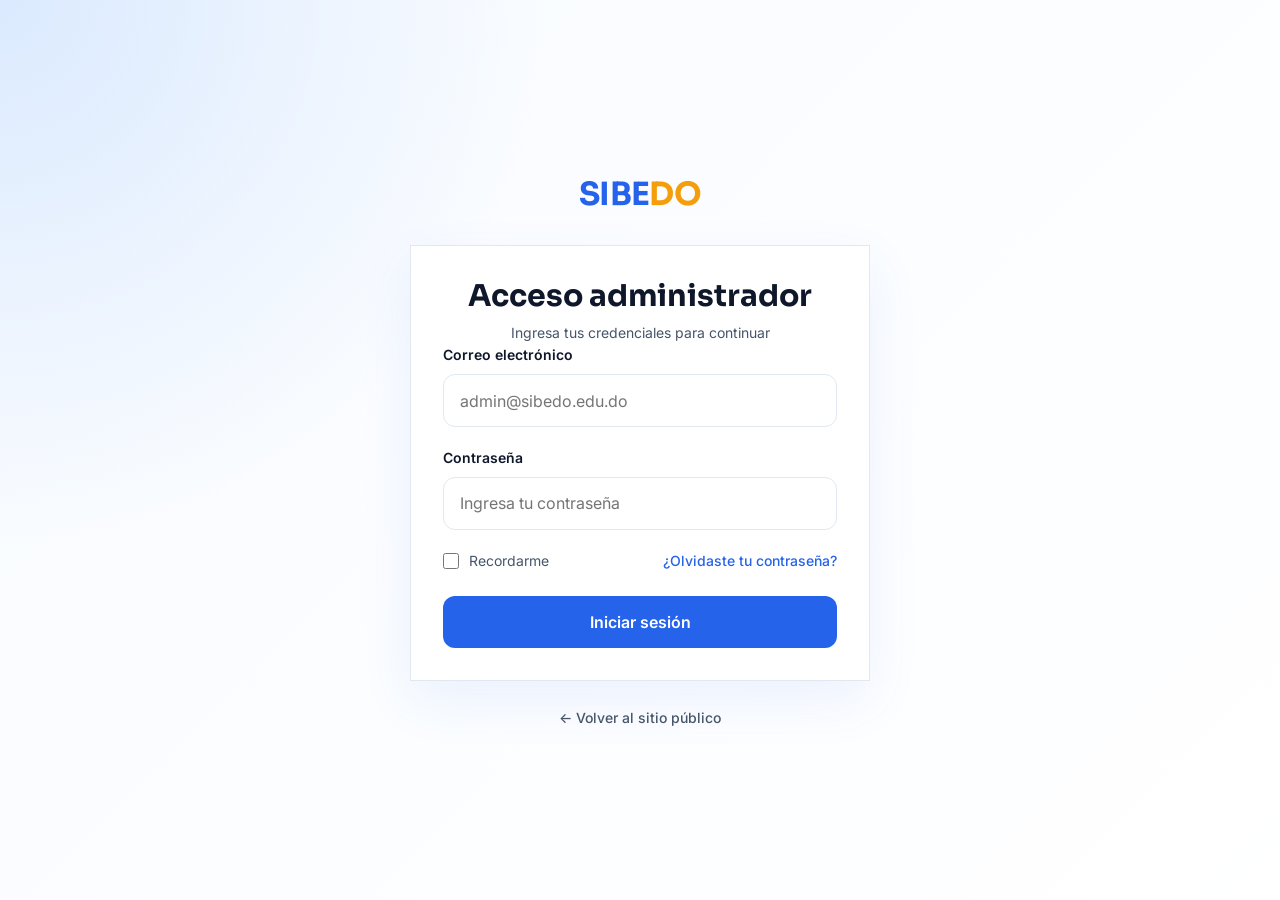
<file: admin/login.html>
<!doctype html>
<html lang="es">
  <head>
    <meta charset="UTF-8" />
    <meta name="viewport" content="width=device-width, initial-scale=1.0" />
    <title>SIBEDO - Acceso administrador</title>

    <link rel="preconnect" href="https://fonts.googleapis.com" />
    <link rel="preconnect" href="https://fonts.gstatic.com" crossorigin />
    <link
      href="https://fonts.googleapis.com/css2?family=Inter:wght@400;500;600;700&family=Sora:wght@500;600;700&display=swap"
      rel="stylesheet"
    />

    <link rel="stylesheet" href="../css/variables.css" />
    <link rel="stylesheet" href="../css/components.css" />
    <link rel="stylesheet" href="../css/styles.css" />

    <style>
      body {
        margin: 0;
        min-height: 100vh;
        font-family: var(--font-body);
        background:
          radial-gradient(
            circle at top left,
            var(--color-primary-light),
            transparent 35%
          ),
          linear-gradient(135deg, #f8fbff 0%, #ffffff 100%);
        color: var(--color-text);
      }

      .login-page {
        min-height: 100vh;
        display: flex;
        align-items: center;
        justify-content: center;
        padding: var(--space-8);
      }

      .login-wrapper {
        width: 100%;
        max-width: 460px;
      }

      .login-brand {
        text-align: center;
        margin-bottom: var(--space-6);
      }

      .login-logo {
        font-family: var(--font-heading);
        font-size: 2rem;
        font-weight: var(--fw-bold);
        letter-spacing: -0.02em;
        text-decoration: none;
        display: inline-block;
      }

      .login-logo .sib {
        color: var(--color-primary);
      }

      .login-logo .edo {
        color: var(--color-accent);
      }

      .login-card {
        background-color: white;
        border: 1px solid var(--color-border);
        border-radius: var(--radius-2xl);
        padding: var(--space-8);
        box-shadow: 0 20px 50px rgba(37, 99, 235, 0.08);
      }

      .login-title {
        font-family: var(--font-heading);
        font-size: var(--fs-3xl);
        font-weight: var(--fw-bold);
        margin: 0 0 var(--space-2);
        text-align: center;
      }

      .login-subtitle {
        margin: 0 0 var(--space-7);
        text-align: center;
        color: var(--color-text-soft);
        font-size: var(--fs-sm);
      }

      .form-group {
        margin-bottom: var(--space-5);
      }

      .form-label {
        display: block;
        margin-bottom: var(--space-2);
        font-size: var(--fs-sm);
        font-weight: var(--fw-semibold);
        color: var(--color-text);
      }

      .form-input {
        width: 100%;
        padding: 0.95rem 1rem;
        border: 1px solid var(--color-border);
        border-radius: var(--radius-lg);
        font-size: var(--fs-base);
        font-family: var(--font-body);
        background-color: white;
        color: var(--color-text);
        outline: none;
        box-sizing: border-box;
        transition:
          border-color 0.2s ease,
          box-shadow 0.2s ease;
      }

      .form-input:focus {
        border-color: var(--color-primary);
        box-shadow: 0 0 0 4px rgba(37, 99, 235, 0.1);
      }

      .form-row {
        display: flex;
        align-items: center;
        justify-content: space-between;
        gap: var(--space-4);
        margin-bottom: var(--space-6);
        flex-wrap: wrap;
      }

      .remember-me {
        display: inline-flex;
        align-items: center;
        gap: 0.65rem;
        font-size: var(--fs-sm);
        color: var(--color-text-soft);
        cursor: pointer;
      }

      .remember-me input {
        width: 16px;
        height: 16px;
        accent-color: var(--color-primary);
      }

      .forgot-link {
        font-size: var(--fs-sm);
        color: var(--color-primary);
        text-decoration: none;
        font-weight: var(--fw-medium);
      }

      .forgot-link:hover {
        text-decoration: underline;
      }

      .login-btn {
        width: 100%;
        display: inline-flex;
        align-items: center;
        justify-content: center;
        padding: 1rem 1.25rem;
        border: none;
        border-radius: var(--radius-lg);
        background-color: var(--color-primary);
        color: white;
        font-size: var(--fs-base);
        font-weight: var(--fw-semibold);
        font-family: var(--font-body);
        cursor: pointer;
        transition:
          transform 0.2s ease,
          box-shadow 0.2s ease,
          opacity 0.2s ease;
      }

      .login-btn:hover {
        transform: translateY(-1px);
        box-shadow: 0 12px 24px rgba(37, 99, 235, 0.18);
      }

      .login-btn:active {
        transform: translateY(0);
      }

      .back-link {
        margin-top: var(--space-6);
        text-align: center;
      }

      .back-link a {
        color: var(--color-text-soft);
        text-decoration: none;
        font-size: var(--fs-sm);
        font-weight: var(--fw-medium);
      }

      .back-link a:hover {
        color: var(--color-primary);
      }

      @media (max-width: 520px) {
        .login-page {
          padding: var(--space-5);
        }

        .login-card {
          padding: var(--space-6);
        }

        .login-title {
          font-size: var(--fs-2xl);
        }

        .form-row {
          align-items: flex-start;
          flex-direction: column;
        }
      }
    </style>
  </head>
  <body>
    <main class="login-page">
      <div class="login-wrapper">
        <div class="login-brand">
          <a href="../index.html" class="login-logo" aria-label="SIBEDO">
            <span class="sib">SIBE</span><span class="edo">DO</span>
          </a>
        </div>

        <section class="login-card">
          <h1 class="login-title">Acceso administrador</h1>
          <p class="login-subtitle">Ingresa tus credenciales para continuar</p>

          <form>
            <div class="form-group">
              <label for="email" class="form-label">Correo electrónico</label>
              <input
                type="email"
                id="email"
                name="email"
                class="form-input"
                placeholder="admin@sibedo.edu.do"
                required
              />
            </div>

            <div class="form-group">
              <label for="password" class="form-label">Contraseña</label>
              <input
                type="password"
                id="password"
                name="password"
                class="form-input"
                placeholder="Ingresa tu contraseña"
                required
              />
            </div>

            <div class="form-row">
              <label class="remember-me">
                <input type="checkbox" name="remember" />
                <span>Recordarme</span>
              </label>

              <a href="#" class="forgot-link">¿Olvidaste tu contraseña?</a>
            </div>

            <button type="submit" class="login-btn">Iniciar sesión</button>
          </form>
        </section>

        <div class="back-link">
          <a href="../index.html">← Volver al sitio público</a>
        </div>
      </div>
    </main>
  </body>
</html>
</file>
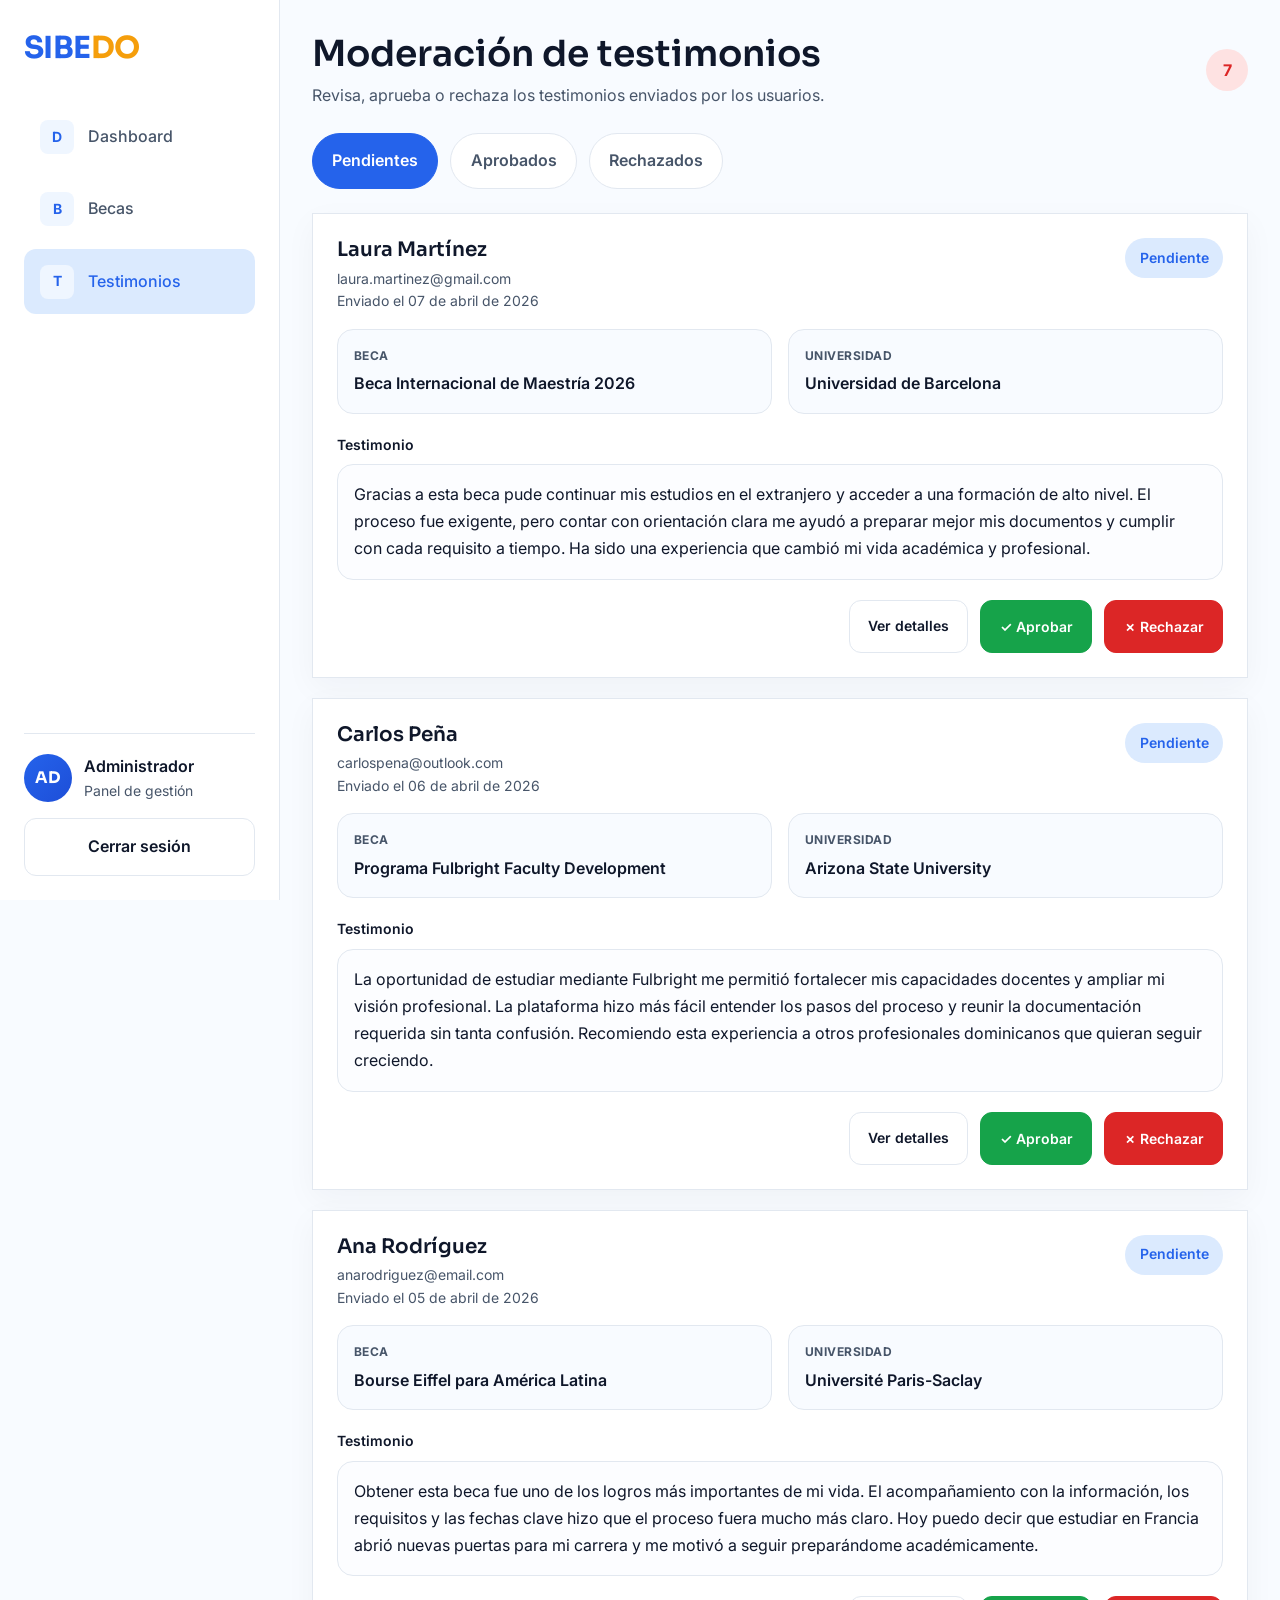
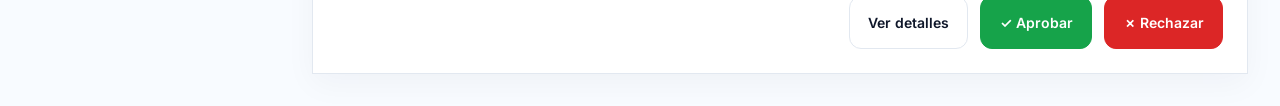
<file: admin/moderar.html>
<!doctype html>
<html lang="es">
  <head>
    <meta charset="UTF-8" />
    <meta name="viewport" content="width=device-width, initial-scale=1.0" />
    <title>SIBEDO Admin - Moderación de testimonios</title>

    <link rel="preconnect" href="https://fonts.googleapis.com" />
    <link rel="preconnect" href="https://fonts.gstatic.com" crossorigin />
    <link
      href="https://fonts.googleapis.com/css2?family=Inter:wght@400;500;600;700&family=Sora:wght@500;600;700&display=swap"
      rel="stylesheet"
    />

    <link rel="stylesheet" href="../css/variables.css" />
    <link rel="stylesheet" href="../css/components.css" />
    <link rel="stylesheet" href="../css/styles.css" />

    <style>
      :root {
        --sidebar-width: 280px;
      }

      * {
        box-sizing: border-box;
      }

      body {
        margin: 0;
        font-family: var(--font-body);
        background-color: #f8fbff;
        color: var(--color-text);
      }

      .admin-layout {
        display: flex;
        min-height: 100vh;
      }

      .admin-sidebar {
        width: var(--sidebar-width);
        background: #ffffff;
        border-right: 1px solid var(--color-border);
        padding: var(--space-6);
        position: fixed;
        top: 0;
        left: 0;
        height: 100vh;
        display: flex;
        flex-direction: column;
        justify-content: space-between;
      }

      .sidebar-top {
        display: flex;
        flex-direction: column;
        gap: var(--space-8);
      }

      .logo {
        font-family: var(--font-heading);
        font-size: 1.9rem;
        font-weight: var(--fw-bold);
        text-decoration: none;
        letter-spacing: -0.02em;
      }

      .logo .sib {
        color: var(--color-primary);
      }

      .logo .edo {
        color: var(--color-accent);
      }

      .sidebar-nav {
        display: flex;
        flex-direction: column;
        gap: var(--space-2);
      }

      .sidebar-link {
        display: flex;
        align-items: center;
        gap: 0.85rem;
        padding: 0.95rem 1rem;
        border-radius: var(--radius-lg);
        text-decoration: none;
        color: var(--color-text-soft);
        font-weight: var(--fw-medium);
        transition: all 0.2s ease;
      }

      .sidebar-link:hover,
      .sidebar-link.active {
        background-color: var(--color-primary-light);
        color: var(--color-primary);
      }

      .sidebar-link-icon {
        width: 34px;
        height: 34px;
        border-radius: var(--radius-md);
        background-color: #eff6ff;
        display: inline-flex;
        align-items: center;
        justify-content: center;
        font-size: var(--fs-sm);
        font-weight: var(--fw-bold);
        color: var(--color-primary);
      }

      .sidebar-bottom {
        border-top: 1px solid var(--color-border);
        padding-top: var(--space-5);
      }

      .admin-user {
        display: flex;
        align-items: center;
        gap: var(--space-3);
        margin-bottom: var(--space-4);
      }

      .admin-avatar {
        width: 48px;
        height: 48px;
        border-radius: 50%;
        background: linear-gradient(135deg, var(--color-primary), #1d4ed8);
        color: white;
        display: inline-flex;
        align-items: center;
        justify-content: center;
        font-weight: var(--fw-bold);
        font-family: var(--font-heading);
      }

      .admin-user-name {
        font-weight: var(--fw-semibold);
        color: var(--color-text);
      }

      .admin-user-role {
        font-size: var(--fs-sm);
        color: var(--color-text-soft);
      }

      .logout-btn {
        width: 100%;
        display: inline-flex;
        justify-content: center;
        align-items: center;
        padding: 0.95rem 1rem;
        border-radius: var(--radius-lg);
        border: 1px solid var(--color-border);
        background: white;
        color: var(--color-text);
        font-weight: var(--fw-semibold);
        text-decoration: none;
        transition: all 0.2s ease;
      }

      .logout-btn:hover {
        border-color: var(--color-primary);
        color: var(--color-primary);
      }

      .admin-main {
        margin-left: var(--sidebar-width);
        width: calc(100% - var(--sidebar-width));
        padding: var(--space-8);
      }

      .page-header {
        display: flex;
        justify-content: space-between;
        align-items: center;
        gap: var(--space-4);
        margin-bottom: var(--space-6);
      }

      .page-title {
        margin: 0;
        font-family: var(--font-heading);
        font-size: var(--fs-4xl);
      }

      .page-subtitle {
        margin: var(--space-2) 0 0;
        color: var(--color-text-soft);
        font-size: var(--fs-base);
      }

      .pending-badge {
        display: inline-flex;
        align-items: center;
        justify-content: center;
        min-width: 42px;
        height: 42px;
        padding: 0 1rem;
        border-radius: var(--radius-full);
        background-color: #fee2e2;
        color: #dc2626;
        font-weight: var(--fw-bold);
        font-size: var(--fs-base);
      }

      .tabs {
        display: flex;
        gap: var(--space-3);
        flex-wrap: wrap;
        margin-bottom: var(--space-6);
      }

      .tab-btn {
        display: inline-flex;
        align-items: center;
        justify-content: center;
        padding: 0.9rem 1.2rem;
        border-radius: var(--radius-full);
        text-decoration: none;
        border: 1px solid var(--color-border);
        background-color: white;
        color: var(--color-text-soft);
        font-weight: var(--fw-semibold);
        transition: all 0.2s ease;
      }

      .tab-btn.active {
        background-color: var(--color-primary);
        color: white;
        border-color: var(--color-primary);
      }

      .tab-btn:hover {
        border-color: var(--color-primary);
        color: var(--color-primary);
      }

      .tab-btn.active:hover {
        color: white;
      }

      .testimonials-list {
        display: flex;
        flex-direction: column;
        gap: var(--space-5);
      }

      .testimonial-card {
        background: white;
        border: 1px solid var(--color-border);
        border-radius: var(--radius-2xl);
        padding: var(--space-6);
        box-shadow: 0 10px 30px rgba(15, 23, 42, 0.04);
      }

      .testimonial-top {
        display: flex;
        justify-content: space-between;
        gap: var(--space-4);
        flex-wrap: wrap;
        margin-bottom: var(--space-4);
      }

      .sender-name {
        margin: 0 0 0.35rem;
        font-size: var(--fs-xl);
        font-family: var(--font-heading);
      }

      .sender-meta {
        margin: 0;
        color: var(--color-text-soft);
        font-size: var(--fs-sm);
        line-height: 1.6;
      }

      .testimonial-tag {
        display: inline-flex;
        align-items: center;
        justify-content: center;
        padding: 0.55rem 0.9rem;
        border-radius: var(--radius-full);
        background-color: var(--color-primary-light);
        color: var(--color-primary);
        font-size: var(--fs-sm);
        font-weight: var(--fw-semibold);
        height: fit-content;
      }

      .testimonial-info {
        display: grid;
        grid-template-columns: repeat(2, 1fr);
        gap: var(--space-4);
        margin-bottom: var(--space-5);
      }

      .info-box {
        background-color: #f8fbff;
        border: 1px solid var(--color-border);
        border-radius: var(--radius-xl);
        padding: var(--space-4);
      }

      .info-label {
        display: block;
        font-size: var(--fs-xs);
        font-weight: var(--fw-bold);
        color: var(--color-text-soft);
        text-transform: uppercase;
        letter-spacing: 0.04em;
        margin-bottom: 0.4rem;
      }

      .info-value {
        color: var(--color-text);
        font-weight: var(--fw-semibold);
      }

      .testimonial-text-wrap {
        margin-bottom: var(--space-5);
      }

      .testimonial-text-label {
        display: block;
        font-size: var(--fs-sm);
        font-weight: var(--fw-semibold);
        margin-bottom: var(--space-2);
        color: var(--color-text);
      }

      .testimonial-text {
        margin: 0;
        padding: var(--space-4);
        background-color: #fcfdff;
        border: 1px solid var(--color-border);
        border-radius: var(--radius-xl);
        color: var(--color-text);
        line-height: 1.7;
        font-size: var(--fs-base);
      }

      .testimonial-actions {
        display: flex;
        justify-content: flex-end;
        gap: var(--space-3);
        flex-wrap: wrap;
      }

      .btn-secondary-custom,
      .btn-success-custom,
      .btn-danger-custom {
        display: inline-flex;
        align-items: center;
        justify-content: center;
        text-decoration: none;
        border-radius: var(--radius-lg);
        padding: 0.9rem 1.15rem;
        font-weight: var(--fw-semibold);
        border: 1px solid transparent;
        transition: all 0.2s ease;
        cursor: pointer;
        font-family: var(--font-body);
        font-size: var(--fs-sm);
      }

      .btn-secondary-custom {
        background: white;
        border-color: var(--color-border);
        color: var(--color-text);
      }

      .btn-secondary-custom:hover {
        border-color: var(--color-primary);
        color: var(--color-primary);
      }

      .btn-success-custom {
        background: #16a34a;
        border-color: #16a34a;
        color: white;
      }

      .btn-success-custom:hover {
        background: #15803d;
        border-color: #15803d;
      }

      .btn-danger-custom {
        background: #dc2626;
        border-color: #dc2626;
        color: white;
      }

      .btn-danger-custom:hover {
        background: #b91c1c;
        border-color: #b91c1c;
      }

      @media (max-width: 900px) {
        .admin-sidebar {
          position: static;
          width: 100%;
          height: auto;
          border-right: none;
          border-bottom: 1px solid var(--color-border);
        }

        .admin-layout {
          flex-direction: column;
        }

        .admin-main {
          width: 100%;
          margin-left: 0;
        }
      }

      @media (max-width: 768px) {
        .admin-main {
          padding: var(--space-5);
        }

        .page-header {
          flex-direction: column;
          align-items: flex-start;
        }

        .testimonial-info {
          grid-template-columns: 1fr;
        }

        .testimonial-actions {
          flex-direction: column;
        }

        .btn-secondary-custom,
        .btn-success-custom,
        .btn-danger-custom {
          width: 100%;
        }
      }
    </style>
  </head>
  <body>
    <div class="admin-layout">
      <aside class="admin-sidebar">
        <div class="sidebar-top">
          <a href="../index.html" class="logo" aria-label="SIBEDO">
            <span class="sib">SIBE</span><span class="edo">DO</span>
          </a>

          <nav class="sidebar-nav">
            <a href="dashboard.html" class="sidebar-link">
              <span class="sidebar-link-icon">D</span>
              <span>Dashboard</span>
            </a>
            <a href="agregar-beca.html" class="sidebar-link">
              <span class="sidebar-link-icon">B</span>
              <span>Becas</span>
            </a>
            <a href="moderar.html" class="sidebar-link active">
              <span class="sidebar-link-icon">T</span>
              <span>Testimonios</span>
            </a>
          </nav>
        </div>

        <div class="sidebar-bottom">
          <div class="admin-user">
            <div class="admin-avatar">AD</div>
            <div>
              <div class="admin-user-name">Administrador</div>
              <div class="admin-user-role">Panel de gestión</div>
            </div>
          </div>

          <a href="login.html" class="logout-btn">Cerrar sesión</a>
        </div>
      </aside>

      <main class="admin-main">
        <header class="page-header">
          <div>
            <h1 class="page-title">Moderación de testimonios</h1>
            <p class="page-subtitle">
              Revisa, aprueba o rechaza los testimonios enviados por los
              usuarios.
            </p>
          </div>

          <div class="pending-badge">7</div>
        </header>

        <nav class="tabs">
          <a href="#" class="tab-btn active">Pendientes</a>
          <a href="#" class="tab-btn">Aprobados</a>
          <a href="#" class="tab-btn">Rechazados</a>
        </nav>

        <section class="testimonials-list">
          <article class="testimonial-card">
            <div class="testimonial-top">
              <div>
                <h2 class="sender-name">Laura Martínez</h2>
                <p class="sender-meta">
                  laura.martinez@gmail.com<br />
                  Enviado el 07 de abril de 2026
                </p>
              </div>
              <span class="testimonial-tag">Pendiente</span>
            </div>

            <div class="testimonial-info">
              <div class="info-box">
                <span class="info-label">Beca</span>
                <span class="info-value"
                  >Beca Internacional de Maestría 2026</span
                >
              </div>
              <div class="info-box">
                <span class="info-label">Universidad</span>
                <span class="info-value">Universidad de Barcelona</span>
              </div>
            </div>

            <div class="testimonial-text-wrap">
              <span class="testimonial-text-label">Testimonio</span>
              <p class="testimonial-text">
                Gracias a esta beca pude continuar mis estudios en el extranjero
                y acceder a una formación de alto nivel. El proceso fue
                exigente, pero contar con orientación clara me ayudó a preparar
                mejor mis documentos y cumplir con cada requisito a tiempo. Ha
                sido una experiencia que cambió mi vida académica y profesional.
              </p>
            </div>

            <div class="testimonial-actions">
              <a href="#" class="btn-secondary-custom">Ver detalles</a>
              <button type="button" class="btn-success-custom">
                ✓ Aprobar
              </button>
              <button type="button" class="btn-danger-custom">
                ✗ Rechazar
              </button>
            </div>
          </article>

          <article class="testimonial-card">
            <div class="testimonial-top">
              <div>
                <h2 class="sender-name">Carlos Peña</h2>
                <p class="sender-meta">
                  carlospena@outlook.com<br />
                  Enviado el 06 de abril de 2026
                </p>
              </div>
              <span class="testimonial-tag">Pendiente</span>
            </div>

            <div class="testimonial-info">
              <div class="info-box">
                <span class="info-label">Beca</span>
                <span class="info-value"
                  >Programa Fulbright Faculty Development</span
                >
              </div>
              <div class="info-box">
                <span class="info-label">Universidad</span>
                <span class="info-value">Arizona State University</span>
              </div>
            </div>

            <div class="testimonial-text-wrap">
              <span class="testimonial-text-label">Testimonio</span>
              <p class="testimonial-text">
                La oportunidad de estudiar mediante Fulbright me permitió
                fortalecer mis capacidades docentes y ampliar mi visión
                profesional. La plataforma hizo más fácil entender los pasos del
                proceso y reunir la documentación requerida sin tanta confusión.
                Recomiendo esta experiencia a otros profesionales dominicanos
                que quieran seguir creciendo.
              </p>
            </div>

            <div class="testimonial-actions">
              <a href="#" class="btn-secondary-custom">Ver detalles</a>
              <button type="button" class="btn-success-custom">
                ✓ Aprobar
              </button>
              <button type="button" class="btn-danger-custom">
                ✗ Rechazar
              </button>
            </div>
          </article>

          <article class="testimonial-card">
            <div class="testimonial-top">
              <div>
                <h2 class="sender-name">Ana Rodríguez</h2>
                <p class="sender-meta">
                  anarodriguez@email.com<br />
                  Enviado el 05 de abril de 2026
                </p>
              </div>
              <span class="testimonial-tag">Pendiente</span>
            </div>

            <div class="testimonial-info">
              <div class="info-box">
                <span class="info-label">Beca</span>
                <span class="info-value"
                  >Bourse Eiffel para América Latina</span
                >
              </div>
              <div class="info-box">
                <span class="info-label">Universidad</span>
                <span class="info-value">Université Paris-Saclay</span>
              </div>
            </div>

            <div class="testimonial-text-wrap">
              <span class="testimonial-text-label">Testimonio</span>
              <p class="testimonial-text">
                Obtener esta beca fue uno de los logros más importantes de mi
                vida. El acompañamiento con la información, los requisitos y las
                fechas clave hizo que el proceso fuera mucho más claro. Hoy
                puedo decir que estudiar en Francia abrió nuevas puertas para mi
                carrera y me motivó a seguir preparándome académicamente.
              </p>
            </div>

            <div class="testimonial-actions">
              <a href="#" class="btn-secondary-custom">Ver detalles</a>
              <button type="button" class="btn-success-custom">
                ✓ Aprobar
              </button>
              <button type="button" class="btn-danger-custom">
                ✗ Rechazar
              </button>
            </div>
          </article>
        </section>
      </main>
    </div>
  </body>
</html>
</file>
<file: css/variables.css>
/* ============================================
   SIBEDO - Design System
   Variables globales: colores, tipografía, espaciados
   ============================================ */

:root {
  /* ---------- Colores de marca ---------- */
  --color-primary: #2563eb; /* Azul principal - confianza, educación */
  --color-primary-dark: #1e40af; /* Hover de botones primarios */
  --color-primary-light: #dbeafe; /* Fondos suaves */

  --color-accent: #f59e0b; /* Ámbar - oportunidad, becas */
  --color-accent-dark: #d97706;
  --color-accent-light: #fef3c7;

  /* ---------- Neutrales ---------- */
  --color-bg: #ffffff;
  --color-bg-soft: #f8fafc; /* Fondo de secciones alternas */
  --color-bg-muted: #f1f5f9; /* Fondo de cards, inputs */

  --color-text: #0f172a; /* Texto principal */
  --color-text-soft: #475569; /* Texto secundario */
  --color-text-muted: #94a3b8; /* Hints, placeholders */

  --color-border: #e2e8f0;
  --color-border-strong: #cbd5e1;

  /* ---------- Estados semánticos ---------- */
  --color-success: #10b981;
  --color-success-light: #d1fae5;
  --color-error: #ef4444;
  --color-error-light: #fee2e2;
  --color-warning: #f59e0b;
  --color-warning-light: #fef3c7;

  /* ---------- Tipografía ---------- */
  --font-heading: "Sora", system-ui, -apple-system, sans-serif;
  --font-body: "Inter", system-ui, -apple-system, sans-serif;

  --fs-xs: 0.75rem; /* 12px */
  --fs-sm: 0.875rem; /* 14px */
  --fs-base: 1rem; /* 16px */
  --fs-lg: 1.125rem; /* 18px */
  --fs-xl: 1.25rem; /* 20px */
  --fs-2xl: 1.5rem; /* 24px */
  --fs-3xl: 1.875rem; /* 30px */
  --fs-4xl: 2.25rem; /* 36px */
  --fs-5xl: 3rem; /* 48px */

  --fw-regular: 400;
  --fw-medium: 500;
  --fw-semibold: 600;
  --fw-bold: 700;

  /* ---------- Espaciados ---------- */
  --space-1: 0.25rem; /* 4px */
  --space-2: 0.5rem; /* 8px */
  --space-3: 0.75rem; /* 12px */
  --space-4: 1rem; /* 16px */
  --space-5: 1.25rem; /* 20px */
  --space-6: 1.5rem; /* 24px */
  --space-8: 2rem; /* 32px */
  --space-10: 2.5rem; /* 40px */
  --space-12: 3rem; /* 48px */
  --space-16: 4rem; /* 64px */
  --space-20: 5rem; /* 80px */

  /* ---------- Bordes y sombras ---------- */
  --radius-sm: 0.375rem; /* 6px */
  --radius-md: 0.5rem; /* 8px */
  --radius-lg: 0.75rem; /* 12px */
  --radius-xl: 1rem; /* 16px */
  --radius-full: 9999px;

  --shadow-sm: 0 1px 2px rgba(15, 23, 42, 0.06);
  --shadow-md: 0 4px 12px rgba(15, 23, 42, 0.08);
  --shadow-lg: 0 12px 32px rgba(15, 23, 42, 0.12);

  /* ---------- Layout ---------- */
  --container-max: 1200px;
  --header-height: 72px;

  /* ---------- Transiciones ---------- */
  --transition-fast: 150ms ease;
  --transition-base: 250ms ease;
}
</file>
<file: css/components.css>
/* ============================================
   SIBEDO - Componentes reutilizables
   Botones, cards, inputs, badges, etc.
   ============================================ */

/* ---------- BOTONES ---------- */
.btn {
  display: inline-flex;
  align-items: center;
  justify-content: center;
  gap: var(--space-2);
  padding: var(--space-3) var(--space-6);
  font-family: var(--font-body);
  font-size: var(--fs-base);
  font-weight: var(--fw-medium);
  border: none;
  border-radius: var(--radius-md);
  cursor: pointer;
  transition: all var(--transition-fast);
  text-decoration: none;
  white-space: nowrap;
}

.btn-primary {
  background-color: var(--color-primary);
  color: white;
}
.btn-primary:hover {
  background-color: var(--color-primary-dark);
  transform: translateY(-1px);
  box-shadow: var(--shadow-md);
}

.btn-secondary {
  background-color: white;
  color: var(--color-primary);
  border: 1.5px solid var(--color-primary);
}
.btn-secondary:hover {
  background-color: var(--color-primary-light);
}

.btn-accent {
  background-color: var(--color-accent);
  color: white;
}
.btn-accent:hover {
  background-color: var(--color-accent-dark);
  transform: translateY(-1px);
  box-shadow: var(--shadow-md);
}

.btn-ghost {
  background-color: transparent;
  color: var(--color-text);
}
.btn-ghost:hover {
  background-color: var(--color-bg-muted);
}

.btn-sm {
  padding: var(--space-2) var(--space-4);
  font-size: var(--fs-sm);
}

.btn-lg {
  padding: var(--space-4) var(--space-8);
  font-size: var(--fs-lg);
}

/* ---------- CARDS ---------- */
.card {
  background-color: white;
  border: 1px solid var(--color-border);
  border-radius: var(--radius-lg);
  padding: var(--space-6);
  transition: all var(--transition-base);
}
.card:hover {
  border-color: var(--color-primary);
  box-shadow: var(--shadow-md);
  transform: translateY(-2px);
}

.card-title {
  font-family: var(--font-heading);
  font-size: var(--fs-xl);
  font-weight: var(--fw-semibold);
  color: var(--color-text);
  margin-bottom: var(--space-2);
}

.card-subtitle {
  font-size: var(--fs-sm);
  color: var(--color-text-soft);
  margin-bottom: var(--space-4);
}

.card-body {
  font-size: var(--fs-sm);
  color: var(--color-text-soft);
  line-height: 1.6;
}

.card-footer {
  margin-top: var(--space-4);
  padding-top: var(--space-4);
  border-top: 1px solid var(--color-border);
  display: flex;
  justify-content: space-between;
  align-items: center;
}

/* ---------- INPUTS ---------- */
.input,
.select,
.textarea {
  width: 100%;
  padding: var(--space-3) var(--space-4);
  font-family: var(--font-body);
  font-size: var(--fs-base);
  color: var(--color-text);
  background-color: white;
  border: 1.5px solid var(--color-border);
  border-radius: var(--radius-md);
  transition: border-color var(--transition-fast);
}
.input:focus,
.select:focus,
.textarea:focus {
  outline: none;
  border-color: var(--color-primary);
  box-shadow: 0 0 0 3px var(--color-primary-light);
}
.input::placeholder {
  color: var(--color-text-muted);
}

.label {
  display: block;
  font-size: var(--fs-sm);
  font-weight: var(--fw-medium);
  color: var(--color-text);
  margin-bottom: var(--space-2);
}

.form-group {
  margin-bottom: var(--space-5);
}

/* ---------- BADGES ---------- */
.badge {
  display: inline-flex;
  align-items: center;
  padding: var(--space-1) var(--space-3);
  font-size: var(--fs-xs);
  font-weight: var(--fw-medium);
  border-radius: var(--radius-full);
}

.badge-primary {
  background-color: var(--color-primary-light);
  color: var(--color-primary-dark);
}

.badge-accent {
  background-color: var(--color-accent-light);
  color: var(--color-accent-dark);
}

.badge-success {
  background-color: var(--color-success-light);
  color: var(--color-success);
}

.badge-error {
  background-color: var(--color-error-light);
  color: var(--color-error);
}

/* ---------- BECA CARD (componente principal de SIBEDO) ---------- */
.beca-card {
  background-color: white;
  border: 1px solid var(--color-border);
  border-radius: var(--radius-lg);
  overflow: hidden;
  transition: all var(--transition-base);
  display: flex;
  flex-direction: column;
}
.beca-card:hover {
  border-color: var(--color-primary);
  box-shadow: var(--shadow-md);
  transform: translateY(-4px);
}

.beca-card-header {
  padding: var(--space-5);
  border-bottom: 1px solid var(--color-border);
}

.beca-card-institution {
  font-size: var(--fs-xs);
  color: var(--color-text-muted);
  text-transform: uppercase;
  letter-spacing: 0.05em;
  margin-bottom: var(--space-2);
}

.beca-card-title {
  font-family: var(--font-heading);
  font-size: var(--fs-lg);
  font-weight: var(--fw-semibold);
  color: var(--color-text);
  line-height: 1.3;
}

.beca-card-body {
  padding: var(--space-5);
  flex: 1;
}

.beca-card-meta {
  display: flex;
  flex-wrap: wrap;
  gap: var(--space-2);
  margin-bottom: var(--space-4);
}

.beca-card-footer {
  padding: var(--space-5);
  border-top: 1px solid var(--color-border);
  display: flex;
  justify-content: space-between;
  align-items: center;
}

.beca-card-deadline {
  font-size: var(--fs-sm);
  color: var(--color-text-soft);
}
</file>
<file: css/styles.css>
/* ============================================
   SIBEDO - Estilos generales
   Reset, layout base, navbar, footer, utilidades
   ============================================ */

/* ---------- RESET ---------- */
*,
*::before,
*::after {
  box-sizing: border-box;
  margin: 0;
  padding: 0;
}

html {
  scroll-behavior: smooth;
}

body {
  font-family: var(--font-body);
  font-size: var(--fs-base);
  line-height: 1.6;
  color: var(--color-text);
  background-color: var(--color-bg);
  -webkit-font-smoothing: antialiased;
}

img {
  max-width: 100%;
  display: block;
}

a {
  color: var(--color-primary);
  text-decoration: none;
  transition: color var(--transition-fast);
}
a:hover {
  color: var(--color-primary-dark);
}

ul,
ol {
  list-style: none;
}

h1,
h2,
h3,
h4,
h5,
h6 {
  font-family: var(--font-heading);
  font-weight: var(--fw-semibold);
  line-height: 1.2;
  color: var(--color-text);
}

h1 {
  font-size: var(--fs-4xl);
}
h2 {
  font-size: var(--fs-3xl);
}
h3 {
  font-size: var(--fs-2xl);
}
h4 {
  font-size: var(--fs-xl);
}

/* ---------- CONTAINER ---------- */
.container {
  width: 100%;
  max-width: var(--container-max);
  margin: 0 auto;
  padding: 0 var(--space-6);
}

/* ---------- NAVBAR ---------- */
.navbar {
  position: sticky;
  top: 0;
  z-index: 100;
  background-color: white;
  border-bottom: 1px solid var(--color-border);
  height: var(--header-height);
}

.navbar-container {
  max-width: var(--container-max);
  margin: 0 auto;
  padding: 0 var(--space-6);
  height: 100%;
  display: flex;
  align-items: center;
  justify-content: space-between;
}

.navbar-logo {
  font-family: var(--font-heading);
  font-size: var(--fs-xl);
  font-weight: var(--fw-bold);
  color: var(--color-primary);
  text-decoration: none;
}
.navbar-logo span {
  color: var(--color-accent);
}

.navbar-menu {
  display: flex;
  align-items: center;
  gap: var(--space-8);
}

.navbar-link {
  color: var(--color-text);
  font-weight: var(--fw-medium);
  font-size: var(--fs-sm);
}
.navbar-link:hover {
  color: var(--color-primary);
}

/* ---------- FOOTER ---------- */
.footer {
  background-color: var(--color-text);
  color: white;
  padding: var(--space-12) 0 var(--space-6);
  margin-top: var(--space-20);
}

.footer-container {
  max-width: var(--container-max);
  margin: 0 auto;
  padding: 0 var(--space-6);
}

.footer-grid {
  display: grid;
  grid-template-columns: 2fr 1fr 1fr 1fr;
  gap: var(--space-8);
  margin-bottom: var(--space-8);
}

.footer-brand-name {
  font-family: var(--font-heading);
  font-size: var(--fs-2xl);
  font-weight: var(--fw-bold);
  margin-bottom: var(--space-3);
  color: white;
}
.footer-brand-name span {
  color: var(--color-accent);
}

.footer-brand-text {
  color: rgba(255, 255, 255, 0.7);
  font-size: var(--fs-sm);
  max-width: 320px;
}

.footer-title {
  font-size: var(--fs-sm);
  font-weight: var(--fw-semibold);
  text-transform: uppercase;
  letter-spacing: 0.05em;
  margin-bottom: var(--space-4);
  color: white;
}

.footer-links {
  display: flex;
  flex-direction: column;
  gap: var(--space-2);
}
.footer-links a {
  color: rgba(255, 255, 255, 0.7);
  font-size: var(--fs-sm);
}
.footer-links a:hover {
  color: var(--color-accent);
}

.footer-bottom {
  padding-top: var(--space-6);
  border-top: 1px solid rgba(255, 255, 255, 0.1);
  text-align: center;
  color: rgba(255, 255, 255, 0.5);
  font-size: var(--fs-sm);
}

/* ---------- SECCIONES ---------- */
.section {
  padding: var(--space-20) 0;
}
.section-soft {
  background-color: var(--color-bg-soft);
}

.section-header {
  text-align: center;
  margin-bottom: var(--space-12);
}

.section-eyebrow {
  display: inline-block;
  font-size: var(--fs-xs);
  font-weight: var(--fw-semibold);
  color: var(--color-primary);
  text-transform: uppercase;
  letter-spacing: 0.1em;
  margin-bottom: var(--space-3);
}

.section-title {
  font-size: var(--fs-4xl);
  margin-bottom: var(--space-3);
}

.section-subtitle {
  color: var(--color-text-soft);
  font-size: var(--fs-lg);
  max-width: 600px;
  margin: 0 auto;
}

/* ---------- GRIDS ---------- */
.grid {
  display: grid;
  gap: var(--space-6);
}
.grid-2 {
  grid-template-columns: repeat(2, 1fr);
}
.grid-3 {
  grid-template-columns: repeat(3, 1fr);
}
.grid-4 {
  grid-template-columns: repeat(4, 1fr);
}

/* ---------- UTILIDADES ---------- */
.text-center {
  text-align: center;
}
.text-soft {
  color: var(--color-text-soft);
}
.mt-4 {
  margin-top: var(--space-4);
}
.mt-8 {
  margin-top: var(--space-8);
}
.mb-4 {
  margin-bottom: var(--space-4);
}

/* ---------- RESPONSIVE ---------- */
@media (max-width: 768px) {
  h1 {
    font-size: var(--fs-3xl);
  }
  h2 {
    font-size: var(--fs-2xl);
  }
  .section {
    padding: var(--space-12) 0;
  }
  .grid-3,
  .grid-4 {
    grid-template-columns: 1fr;
  }
  .grid-2 {
    grid-template-columns: 1fr;
  }
  .footer-grid {
    grid-template-columns: 1fr;
    gap: var(--space-6);
  }
  .navbar-menu {
    gap: var(--space-4);
  }
@media (max-width: 992px) {
    .page-centered,
    .page-results {
        max-width: 100%;
        padding: 0 var(--space-4);
    }

    .search-filters {
        grid-template-columns: 1fr 1fr;
    }

    .becas-grid,
    .testimonios-grid {
        grid-template-columns: 1fr;
    }
}

@media screen and (max-width: 768px) {
    .page-centered,
    .page-results,
    .container {
        width: 100%;
        max-width: 100%;
        padding-left: 16px;
        padding-right: 16px;
        box-sizing: border-box;
    }

    .search-filters {
        display: flex;
        flex-direction: column;
        gap: 12px;
    }

    .search-filters input,
    .search-filters select,
    .search-filters button {
        width: 100%;
        min-height: 48px;
    }

    .becas-grid,
    .testimonios-grid {
        display: flex;
        flex-direction: column;
        gap: 16px;
    }

    .card {
        width: 100%;
        box-sizing: border-box;
    }

    h1 {
        font-size: 2rem;
        line-height: 1.2;
    }
}

@media screen and (max-width: 480px) {
    h1 {
        font-size: 1.7rem;
    }

    .btn {
        width: 100%;
    }
}
}
</file>
